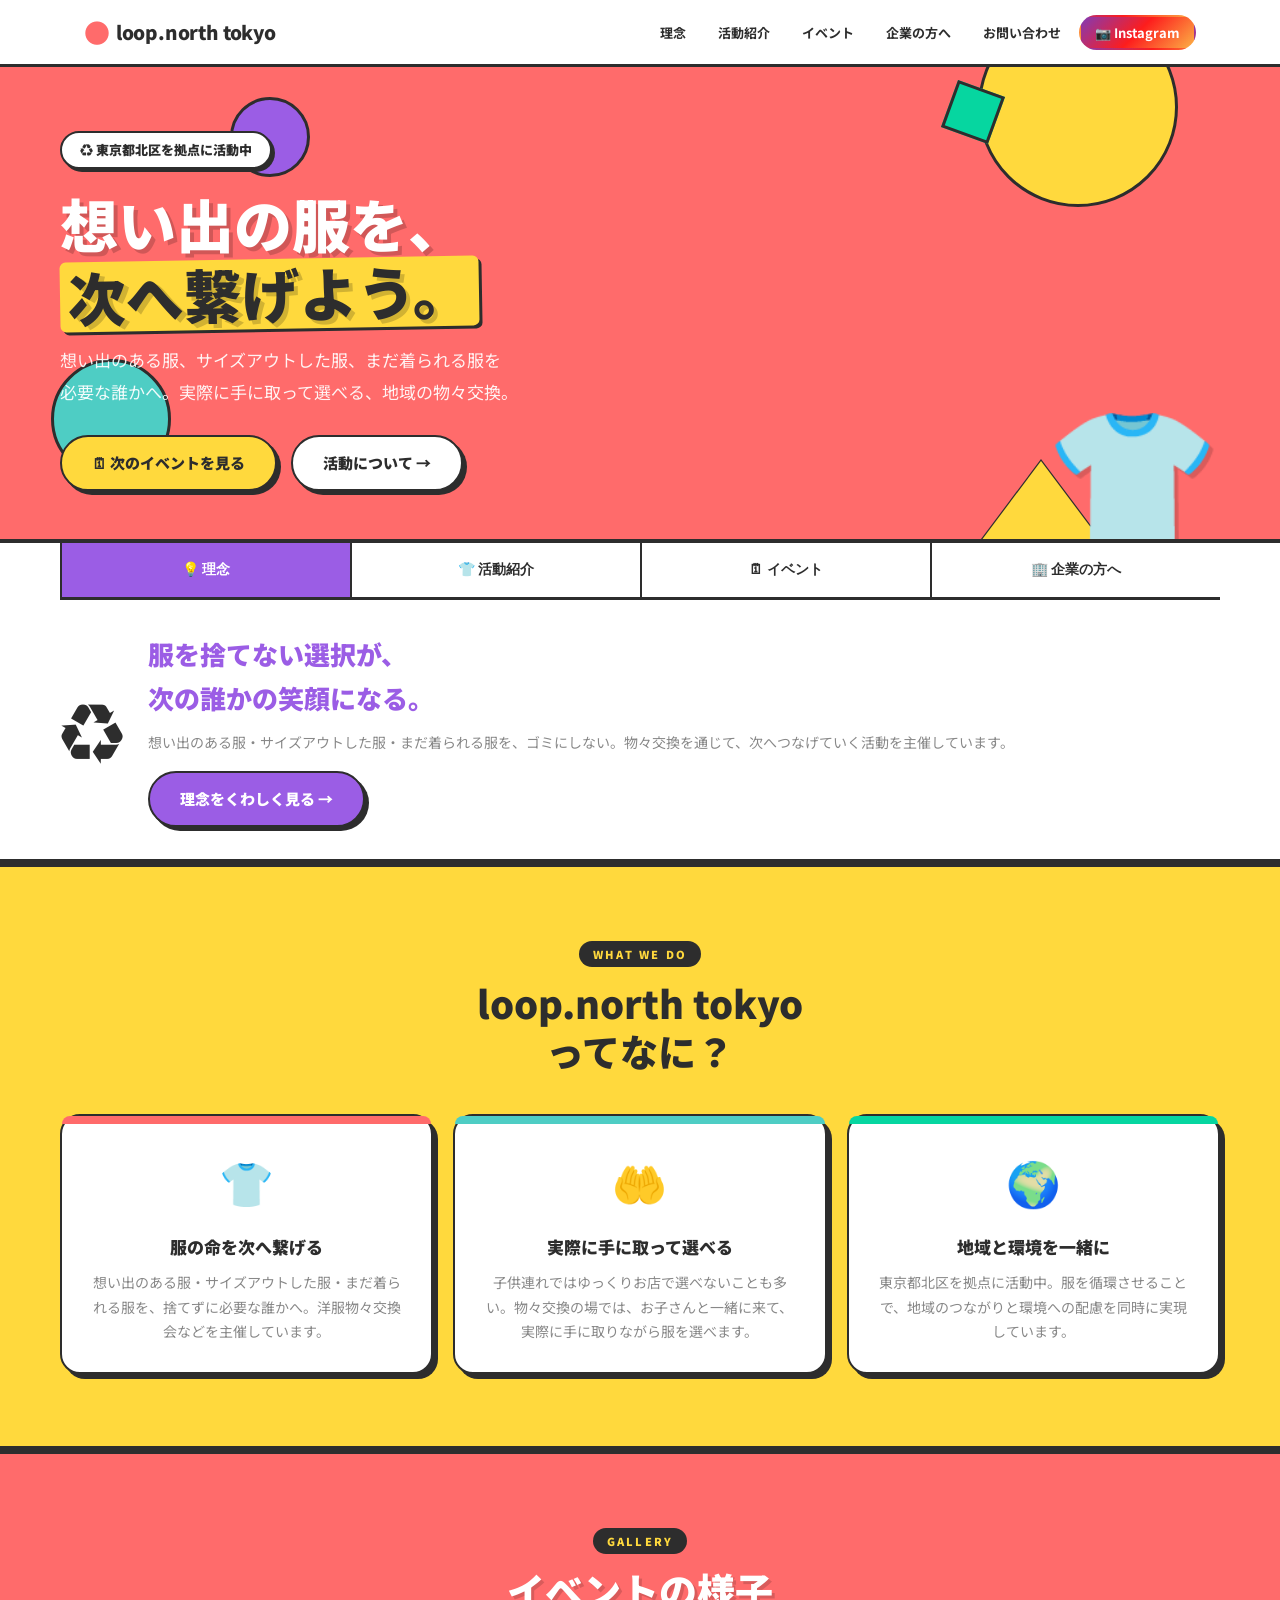
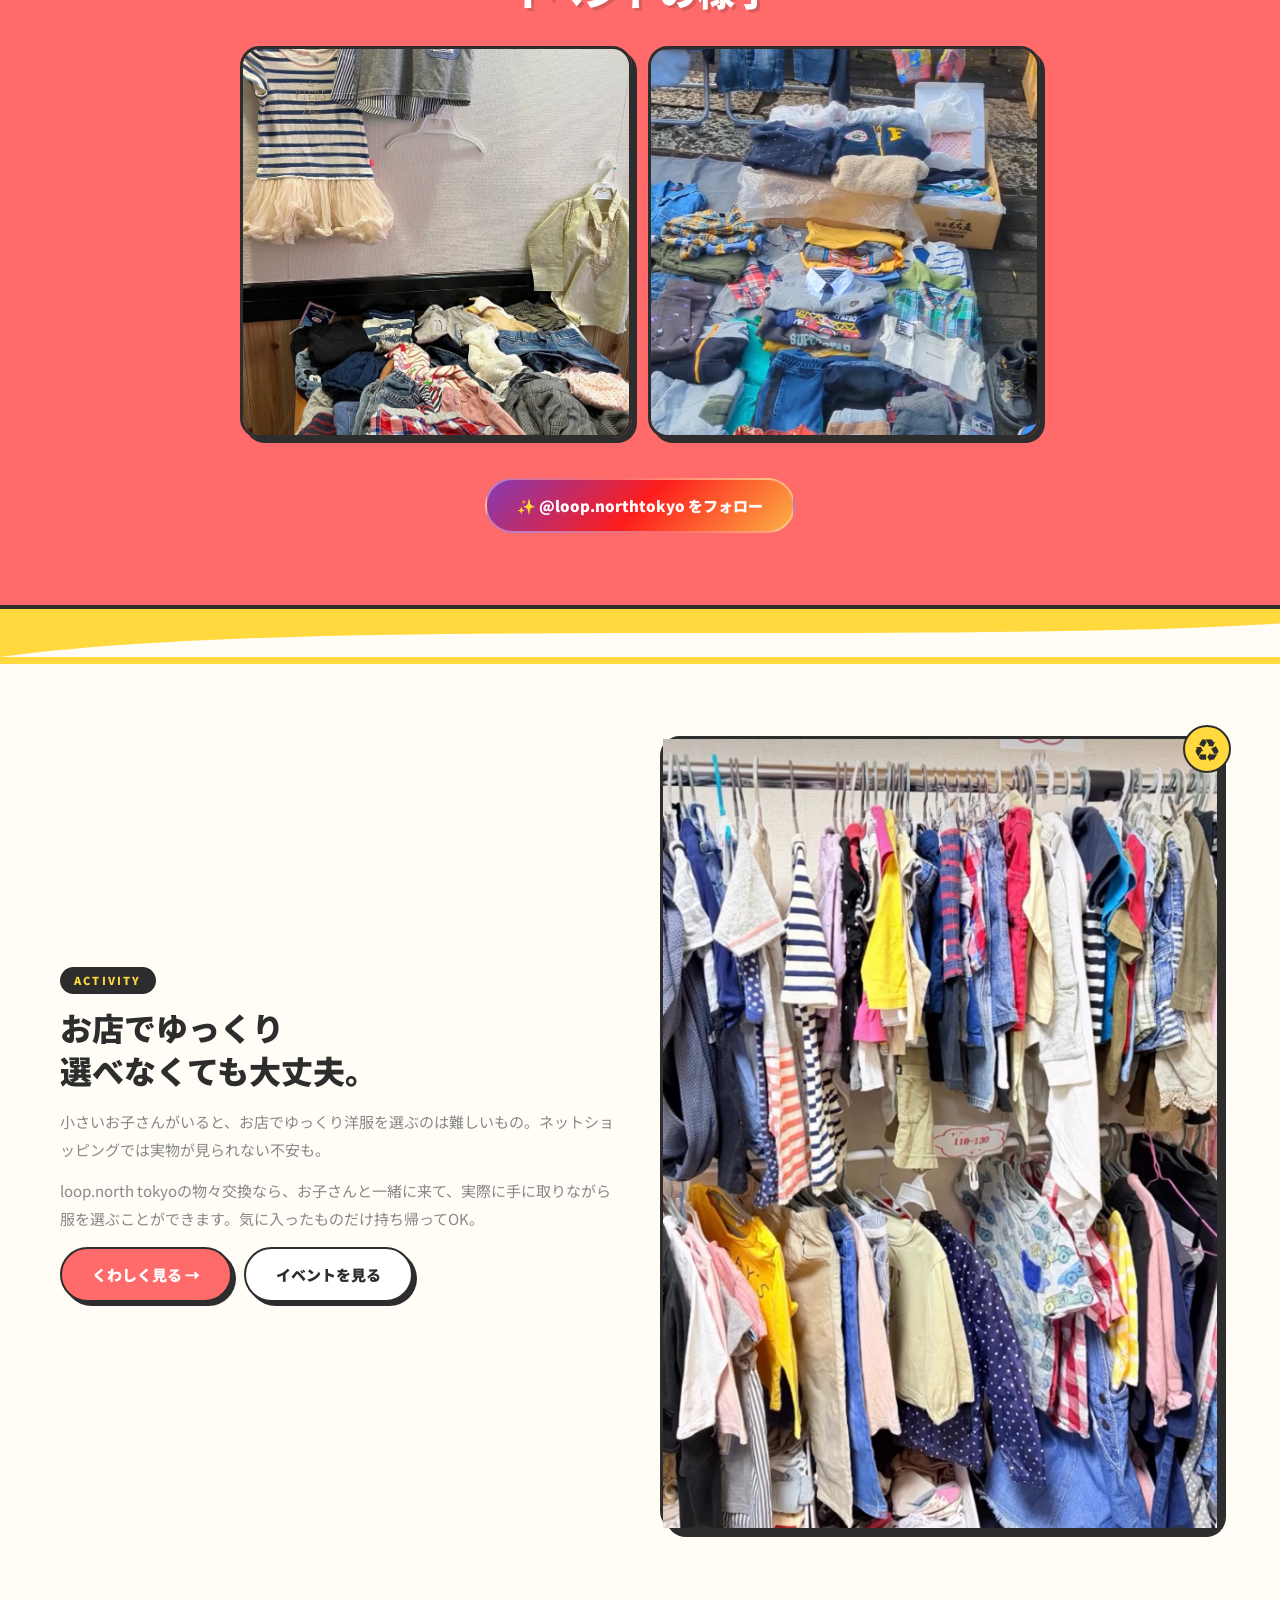
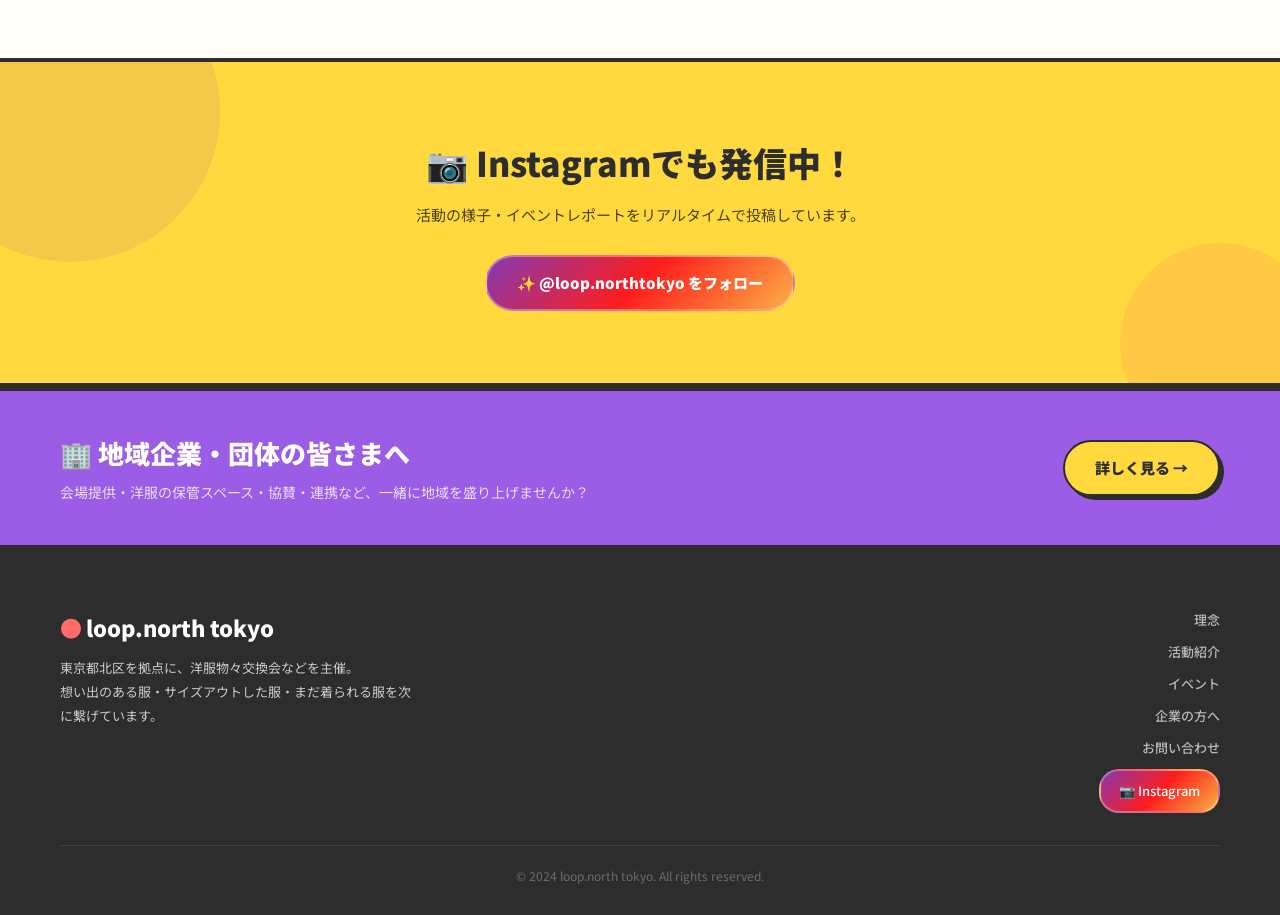
<file: index.html>
<!DOCTYPE html>
<html lang="ja">
<head>
  <meta charset="UTF-8">
  <meta name="viewport" content="width=device-width, initial-scale=1.0">
  <title>loop.north tokyo | 洋服物々交換コミュニティ</title>
  <meta name="description" content="loop.north tokyoは東京都北区を拠点に、想い出のある洋服・サイズアウトした洋服・まだ着られる服を次に繋げる物々交換活動を主催しています。">
  <link rel="preconnect" href="https://fonts.googleapis.com">
  <link href="https://fonts.googleapis.com/css2?family=Noto+Sans+JP:wght@400;500;700;900&display=swap" rel="stylesheet">
  <link rel="stylesheet" href="style.css">
  <style>
    .hero {
      background: var(--coral);
      border-bottom: 4px solid var(--dark);
      position: relative;
      overflow: hidden;
      padding: 64px 24px 0;
    }
    .hero .c1 { position:absolute;width:200px;height:200px;background:var(--yellow);border-radius:50%;top:-60px;right:8%;border:3px solid var(--dark); }
    .hero .c2 { position:absolute;width:120px;height:120px;background:var(--mint);border-radius:50%;bottom:60px;left:4%;border:3px solid var(--dark); }
    .hero .c3 { position:absolute;width:80px;height:80px;background:var(--purple);border-radius:50%;top:30px;left:18%;border:3px solid var(--dark); }
    .hero .tri { position:absolute;bottom:-2px;right:14%;width:0;height:0;border-left:60px solid transparent;border-right:60px solid transparent;border-bottom:80px solid var(--yellow);filter:drop-shadow(0 -2px 0 var(--dark)); }
    .hero .sq  { position:absolute;top:20px;right:22%;width:50px;height:50px;background:var(--green);border:3px solid var(--dark);transform:rotate(20deg); }

    .hero-inner {
      max-width:1160px;margin:0 auto;
      display:grid;grid-template-columns:1fr auto;
      gap:32px;align-items:flex-end;
      position:relative;z-index:1;
    }
    .hero-text { padding-bottom:48px; }
    .hero-kicker {
      display:inline-flex;align-items:center;gap:8px;
      background:var(--white);border:2.5px solid var(--dark);
      border-radius:40px;padding:6px 18px;
      font-size:13px;font-weight:900;color:var(--dark);
      margin-bottom:20px;box-shadow:3px 3px 0 var(--dark);
    }
    .hero h1 {
      font-size:clamp(30px,6vw,58px);font-weight:900;
      line-height:1.2;color:var(--white);
      text-shadow:4px 4px 0 rgba(0,0,0,.18);margin-bottom:16px;
    }
    .hero h1 .hl {
      background:var(--yellow);color:var(--dark);
      padding:0 8px;border-radius:6px;
      display:inline-block;transform:rotate(-1deg);
      box-shadow:3px 3px 0 var(--dark);
    }
    .hero-desc { font-size:clamp(14px,2vw,17px);color:rgba(255,255,255,.92);line-height:1.85;margin-bottom:28px;max-width:500px; }
    .hero-btns { display:flex;gap:14px;flex-wrap:wrap; }
    .hero-visual { display:flex;align-items:flex-end;justify-content:center;padding-bottom:0; }
    .hero-visual .big-emoji { font-size:clamp(80px,12vw,140px);line-height:1;filter:drop-shadow(4px 4px 0 rgba(0,0,0,.15));animation:bounce 2.4s ease-in-out infinite; }
    @keyframes bounce { 0%,100%{transform:translateY(0)} 50%{transform:translateY(-14px)} }

    /* タブバナー */
    .tab-banner { background:var(--white);border-bottom:4px solid var(--dark);padding:0 24px; }
    .tab-banner-inner { max-width:1160px;margin:0 auto; }
    .tabs-bar { border-radius:0;border:none;background:transparent;gap:0; }
    .tab-btn { padding:18px 12px;font-size:14px;border-right:2px solid var(--dark);border-radius:0;border-top:none;border-bottom:none;border-left:none; }
    .tab-btn:first-child { border-left:2px solid var(--dark); }
    .tab-panel { padding:32px 0;border-top:3px solid var(--dark); }
    .tab-panel-grid { display:grid;grid-template-columns:auto 1fr;gap:24px;align-items:center; }
    .tab-panel-icon { font-size:64px;text-align:center; }
    .tab-panel h3 { font-size:clamp(18px,3vw,26px);font-weight:900;margin-bottom:10px; }
    .tab-panel p  { font-size:14px;color:var(--muted);line-height:1.8;margin-bottom:16px; }

    /* 特徴 */
    .features-section { background:var(--yellow);border-top:4px solid var(--dark);border-bottom:4px solid var(--dark); }
    .feature-card { text-align:center; }
    .feature-card .card-top { height:8px;border-radius:var(--radius) var(--radius) 0 0;margin:-28px -28px 20px; }
    .feature-icon { font-size:44px;margin-bottom:14px;display:block; }
    .feature-card h3 { font-size:17px;font-weight:900;margin-bottom:8px; }
    .feature-card p  { font-size:14px;color:var(--muted);line-height:1.75; }

    /* 活動紹介 */
    .activity-section { background:var(--bg); }
    .activity-grid { display:grid;grid-template-columns:1fr 1fr;gap:40px;align-items:center; }
    .activity-text h2 { font-size:clamp(22px,4vw,32px);font-weight:900;line-height:1.35;margin-bottom:16px; }
    .activity-text p  { font-size:15px;color:var(--muted);line-height:1.85;margin-bottom:14px; }
    .activity-visual {
      background:var(--mint);border:3px solid var(--dark);
      border-radius:var(--radius);box-shadow:6px 6px 0 var(--dark);
      padding:40px;text-align:center;font-size:64px;line-height:1.6;
      position:relative;
    }
    .activity-visual::before { content:'♻️';position:absolute;font-size:24px;top:-14px;right:-14px;background:var(--yellow);width:44px;height:44px;border-radius:50%;display:flex;align-items:center;justify-content:center;border:2.5px solid var(--dark); }

    /* Instagram */
    .ig-section { background:var(--yellow);border-top:4px solid var(--dark);border-bottom:4px solid var(--dark);padding:72px 24px;text-align:center;position:relative;overflow:hidden; }
    .ig-section::before { content:'';position:absolute;width:300px;height:300px;background:rgba(131,58,180,.1);border-radius:50%;top:-100px;left:-80px; }
    .ig-section::after  { content:'';position:absolute;width:200px;height:200px;background:rgba(255,107,107,.15);border-radius:50%;bottom:-60px;right:-40px; }
    .ig-section h2 { font-size:clamp(22px,4vw,34px);font-weight:900;color:var(--dark);margin-bottom:10px;position:relative;z-index:1; }
    .ig-section p  { font-size:15px;color:rgba(0,0,0,.7);margin-bottom:28px;position:relative;z-index:1; }
    .btn-ig { display:inline-flex;align-items:center;gap:10px;background:linear-gradient(135deg,#833ab4,#fd1d1d,#fcb045);color:var(--white);font-weight:900;font-size:16px;padding:16px 36px;border-radius:40px;border:3px solid rgba(255,255,255,.4);transition:all .2s;position:relative;z-index:1;box-shadow:0 6px 24px rgba(0,0,0,.3); }
    .btn-ig:hover { transform:translateY(-3px);box-shadow:0 10px 32px rgba(0,0,0,.4);opacity:1; }

    /* スポンサーストリップ */
    .sponsor-strip { background:var(--purple);border-top:4px solid var(--dark);border-bottom:4px solid var(--dark);padding:40px 24px; }
    .sponsor-strip-inner { max-width:1160px;margin:0 auto;display:flex;align-items:center;justify-content:space-between;gap:24px;flex-wrap:wrap; }
    .sponsor-strip h3 { font-size:clamp(18px,3vw,26px);font-weight:900;color:var(--white);margin-bottom:6px; }
    .sponsor-strip p  { font-size:14px;color:rgba(255,255,255,.8); }

    @media (max-width:768px) {
      .hero-inner { grid-template-columns:1fr; }
      .hero-visual { display:none; }
      .activity-grid { grid-template-columns:1fr; }
      .tab-panel-grid { grid-template-columns:1fr; }
      .tab-panel-icon { display:none; }
    }
  </style>
</head>
<body>

<header>
  <div class="header-inner">
    <a href="index.html" class="logo"><span class="logo-dot">●</span>loop.north tokyo</a>
    <nav><ul>
      <li><a href="about.html">理念</a></li>
      <li><a href="activity.html">活動紹介</a></li>
      <li><a href="events.html">イベント</a></li>
      <li><a href="sponsor.html">企業の方へ</a></li>
      <li><a href="contact.html">お問い合わせ</a></li>
      <li><a href="https://www.instagram.com/loop.northtokyo/" target="_blank" rel="noopener" class="nav-ig">📷 Instagram</a></li>
    </ul></nav>
    <button class="hamburger" aria-label="メニュー"><span></span><span></span><span></span></button>
  </div>
  <div class="mobile-nav"><ul>
    <li><a href="about.html">理念</a></li>
    <li><a href="activity.html">活動紹介</a></li>
    <li><a href="events.html">イベント</a></li>
    <li><a href="sponsor.html">企業の方へ</a></li>
    <li><a href="contact.html">お問い合わせ</a></li>
    <li><a href="https://www.instagram.com/loop.northtokyo/" target="_blank" rel="noopener">📷 Instagram</a></li>
  </ul></div>
</header>

<!-- ヒーローバナー -->
<div class="hero">
  <div class="c1"></div><div class="c2"></div><div class="c3"></div>
  <div class="sq"></div><div class="tri"></div>
  <div class="hero-inner">
    <div class="hero-text fade-up">
      <div class="hero-kicker">♻️ 東京都北区を拠点に活動中</div>
      <h1>想い出の服を、<br><span class="hl">次へ繋げよう。</span></h1>
      <p class="hero-desc">
        想い出のある服、サイズアウトした服、まだ着られる服を<br>
        必要な誰かへ。実際に手に取って選べる、地域の物々交換。
      </p>
      <div class="hero-btns">
        <a href="events.html" class="btn btn-yellow">🗓 次のイベントを見る</a>
        <a href="activity.html" class="btn btn-outline">活動について →</a>
      </div>
    </div>
    <div class="hero-visual fade-up d2">
      <div class="big-emoji">👕</div>
    </div>
  </div>
</div>

<!-- タブバナー -->
<div class="tab-banner">
  <div class="tab-banner-inner">
    <div class="tabs-bar" role="tablist">
      <button class="tab-btn t-nen active" onclick="switchTab('nen',this)" role="tab">💡 理念</button>
      <button class="tab-btn t-act"        onclick="switchTab('act',this)" role="tab">👕 活動紹介</button>
      <button class="tab-btn t-ev"         onclick="switchTab('ev', this)" role="tab">🗓 イベント</button>
      <button class="tab-btn t-biz"        onclick="switchTab('biz',this)" role="tab">🏢 企業の方へ</button>
    </div>

    <div class="tab-content active tab-panel" id="tab-nen">
      <div class="tab-panel-grid">
        <div class="tab-panel-icon">♻️</div>
        <div>
          <h3 style="color:var(--purple)">服を捨てない選択が、<br>次の誰かの笑顔になる。</h3>
          <p>想い出のある服・サイズアウトした服・まだ着られる服を、ゴミにしない。物々交換を通じて、次へつなげていく活動を主催しています。</p>
          <a href="about.html" class="btn btn-purple">理念をくわしく見る →</a>
        </div>
      </div>
    </div>

    <div class="tab-content tab-panel" id="tab-act">
      <div class="tab-panel-grid">
        <div class="tab-panel-icon">👗</div>
        <div>
          <h3 style="color:var(--coral)">お店でゆっくり選べない、<br>そんなパパ・ママへ。</h3>
          <p>子供が小さいとお店でゆっくり洋服を見られないことも。loop.north tokyoの物々交換なら、お子さんと一緒に来て、実際に手に取りながら服を選べます。</p>
          <a href="activity.html" class="btn btn-coral">活動をくわしく見る →</a>
        </div>
      </div>
    </div>

    <div class="tab-content tab-panel" id="tab-ev">
      <div class="tab-panel-grid">
        <div class="tab-panel-icon">📅</div>
        <div>
          <h3 style="color:var(--mint)">Googleカレンダーと連携して<br>最新情報をお届け！</h3>
          <p>イベントページで開催日・場所を確認できます。急な変更はInstagramでもお知らせします。フォローしておくと便利です。</p>
          <div style="display:flex;gap:12px;flex-wrap:wrap;">
            <a href="events.html" class="btn btn-mint">イベント情報を見る →</a>
            <a href="https://www.instagram.com/loop.northtokyo/" target="_blank" rel="noopener" class="btn-ig-grad">✨ @loop.northtokyo</a>
          </div>
        </div>
      </div>
    </div>

    <div class="tab-content tab-panel" id="tab-biz">
      <div class="tab-panel-grid">
        <div class="tab-panel-icon">🤝</div>
        <div>
          <h3 style="color:#b08900">地域の子育て家庭と、<br>つながりませんか。</h3>
          <p>会場提供・洋服の保管スペース提供・協賛・共同PRなど、地域企業・団体の皆さまとの連携を歓迎しています。SDGs・ESGのPRにもつながります。</p>
          <a href="sponsor.html" class="btn btn-yellow">企業向けページを見る →</a>
        </div>
      </div>
    </div>
  </div>
</div>

<!-- 3つの特徴 -->
<section class="features-section">
  <div class="section-inner">
    <div class="text-center" style="margin-bottom:40px">
      <span class="section-label fade-up">WHAT WE DO</span>
      <h2 class="section-title fade-up d1">loop.north tokyo<br>ってなに？</h2>
    </div>
    <div class="card-grid">
      <div class="card feature-card fade-up d1">
        <div class="card-top" style="background:var(--coral)"></div>
        <span class="feature-icon">👕</span>
        <h3>服の命を次へ繋げる</h3>
        <p>想い出のある服・サイズアウトした服・まだ着られる服を、捨てずに必要な誰かへ。洋服物々交換会などを主催しています。</p>
      </div>
      <div class="card feature-card fade-up d2">
        <div class="card-top" style="background:var(--mint)"></div>
        <span class="feature-icon">🤲</span>
        <h3>実際に手に取って選べる</h3>
        <p>子供連れではゆっくりお店で選べないことも多い。物々交換の場では、お子さんと一緒に来て、実際に手に取りながら服を選べます。</p>
      </div>
      <div class="card feature-card fade-up d3">
        <div class="card-top" style="background:var(--green)"></div>
        <span class="feature-icon">🌍</span>
        <h3>地域と環境を一緒に</h3>
        <p>東京都北区を拠点に活動中。服を循環させることで、地域のつながりと環境への配慮を同時に実現しています。</p>
      </div>
    </div>
  </div>
</section>

<!-- 写真ギャラリー -->
<section style="background:var(--coral);border-top:4px solid var(--dark);border-bottom:4px solid var(--dark);">
  <div class="section-inner">
    <div class="text-center" style="margin-bottom:32px;">
      <span class="section-label fade-up">GALLERY</span>
      <h2 class="section-title fade-up d1" style="color:var(--white);text-shadow:3px 3px 0 rgba(0,0,0,.15);">イベントの様子</h2>
    </div>
    <div style="display:grid;grid-template-columns:repeat(2,1fr);gap:16px;max-width:800px;margin:0 auto;">
      <div class="fade-up d1" style="border:3px solid var(--dark);border-radius:var(--radius);box-shadow:5px 5px 0 var(--dark);overflow:hidden;aspect-ratio:1/1;">
        <img src="imgkatudo/IMG_5477.PNG" alt="イベントの様子" style="width:100%;height:100%;object-fit:cover;display:block;">
      </div>
      <div class="fade-up d2" style="border:3px solid var(--dark);border-radius:var(--radius);box-shadow:5px 5px 0 var(--dark);overflow:hidden;aspect-ratio:1/1;">
        <img src="imgkatudo/IMG_5478.PNG" alt="イベントの様子" style="width:100%;height:100%;object-fit:cover;display:block;">
      </div>
    </div>
    <div class="text-center mt-40 fade-up d4">
      <a href="https://www.instagram.com/loop.northtokyo/" target="_blank" rel="noopener" class="btn-ig-grad">✨ @loop.northtokyo をフォロー</a>
    </div>
  </div>
</section>

<!-- 波 -->
<div style="background:var(--yellow)"><svg viewBox="0 0 1440 48" preserveAspectRatio="none" height="48"><path d="M0,48 C360,0 1080,48 1440,0 L1440,48 Z" fill="#FFFDF5"/></svg></div>

<!-- 活動紹介 -->
<section class="activity-section">
  <div class="section-inner">
    <div class="activity-grid">
      <div class="activity-text">
        <span class="section-label fade-up">ACTIVITY</span>
        <h2 class="fade-up d1">お店でゆっくり<br>選べなくても大丈夫。</h2>
        <p class="fade-up d2">小さいお子さんがいると、お店でゆっくり洋服を選ぶのは難しいもの。ネットショッピングでは実物が見られない不安も。</p>
        <p class="fade-up d2">loop.north tokyoの物々交換なら、お子さんと一緒に来て、実際に手に取りながら服を選ぶことができます。気に入ったものだけ持ち帰ってOK。</p>
        <div style="display:flex;gap:12px;flex-wrap:wrap;" class="fade-up d3">
          <a href="activity.html" class="btn btn-coral">くわしく見る →</a>
          <a href="events.html" class="btn btn-outline">イベントを見る</a>
        </div>
      </div>
      <div class="activity-visual fade-up d2" style="padding:0;font-size:0;">
        <img src="imgkatudo/IMG_5474.PNG" alt="イベントの様子" style="width:100%;height:100%;object-fit:cover;display:block;">
      </div>
    </div>
  </div>
</section>

<!-- 波 -->
<div style="background:var(--bg)"><svg viewBox="0 0 1440 48" preserveAspectRatio="none" height="48"><path d="M0,0 C360,48 1080,0 1440,48 L1440,0 Z" fill="#FFFDF5"/></svg></div>

<!-- Instagram -->
<section class="ig-section">
  <h2 class="fade-up">📷 Instagramでも発信中！</h2>
  <p class="fade-up d1">活動の様子・イベントレポートをリアルタイムで投稿しています。</p>
  <a href="https://www.instagram.com/loop.northtokyo/" target="_blank" rel="noopener" class="btn-ig-grad fade-up d2">✨ @loop.northtokyo をフォロー</a>
</section>

<!-- 企業向けストリップ -->
<div class="sponsor-strip">
  <div class="sponsor-strip-inner">
    <div class="fade-up">
      <h3>🏢 地域企業・団体の皆さまへ</h3>
      <p>会場提供・洋服の保管スペース・協賛・連携など、一緒に地域を盛り上げませんか？</p>
    </div>
    <a href="sponsor.html" class="btn btn-yellow fade-up d1">詳しく見る →</a>
  </div>
</div>

<footer>
  <div class="footer-inner">
    <div>
      <div class="footer-logo"><span class="dot">●</span> loop.north tokyo</div>
      <p class="footer-desc">東京都北区を拠点に、洋服物々交換会などを主催。<br>想い出のある服・サイズアウトした服・まだ着られる服を次に繋げています。</p>
    </div>
    <div class="footer-links">
      <a href="about.html">理念</a>
      <a href="activity.html">活動紹介</a>
      <a href="events.html">イベント</a>
      <a href="sponsor.html">企業の方へ</a>
      <a href="contact.html">お問い合わせ</a>
      <a href="https://www.instagram.com/loop.northtokyo/" target="_blank" rel="noopener" class="footer-ig">📷 Instagram</a>
    </div>
  </div>
  <p class="footer-copy">© 2024 loop.north tokyo. All rights reserved.</p>
</footer>

<script src="script.js"></script>
<script>
function switchTab(id, btn) {
  document.querySelectorAll('.tab-content').forEach(el => el.classList.remove('active'));
  document.getElementById('tab-' + id).classList.add('active');
  document.querySelectorAll('.tab-btn').forEach(el => el.classList.remove('active'));
  btn.classList.add('active');
}
</script>
</body>
</html>
</file>
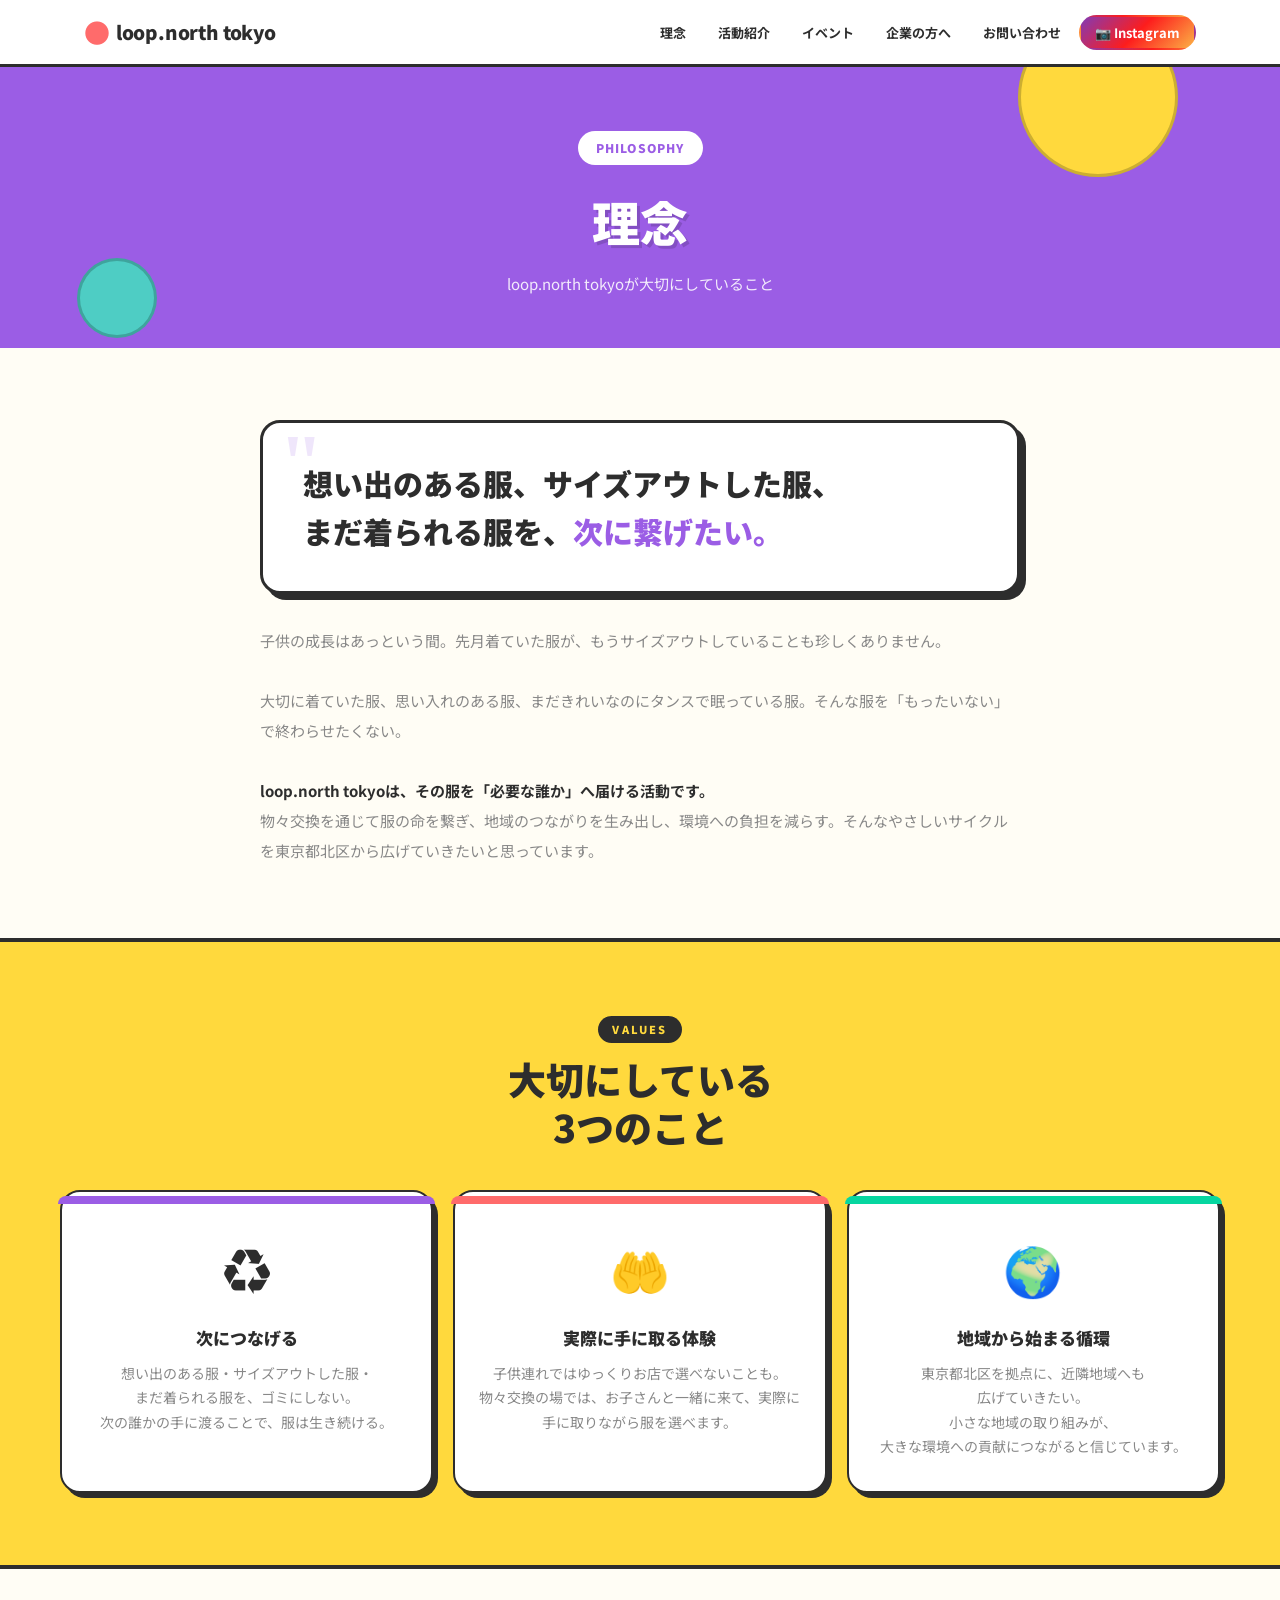
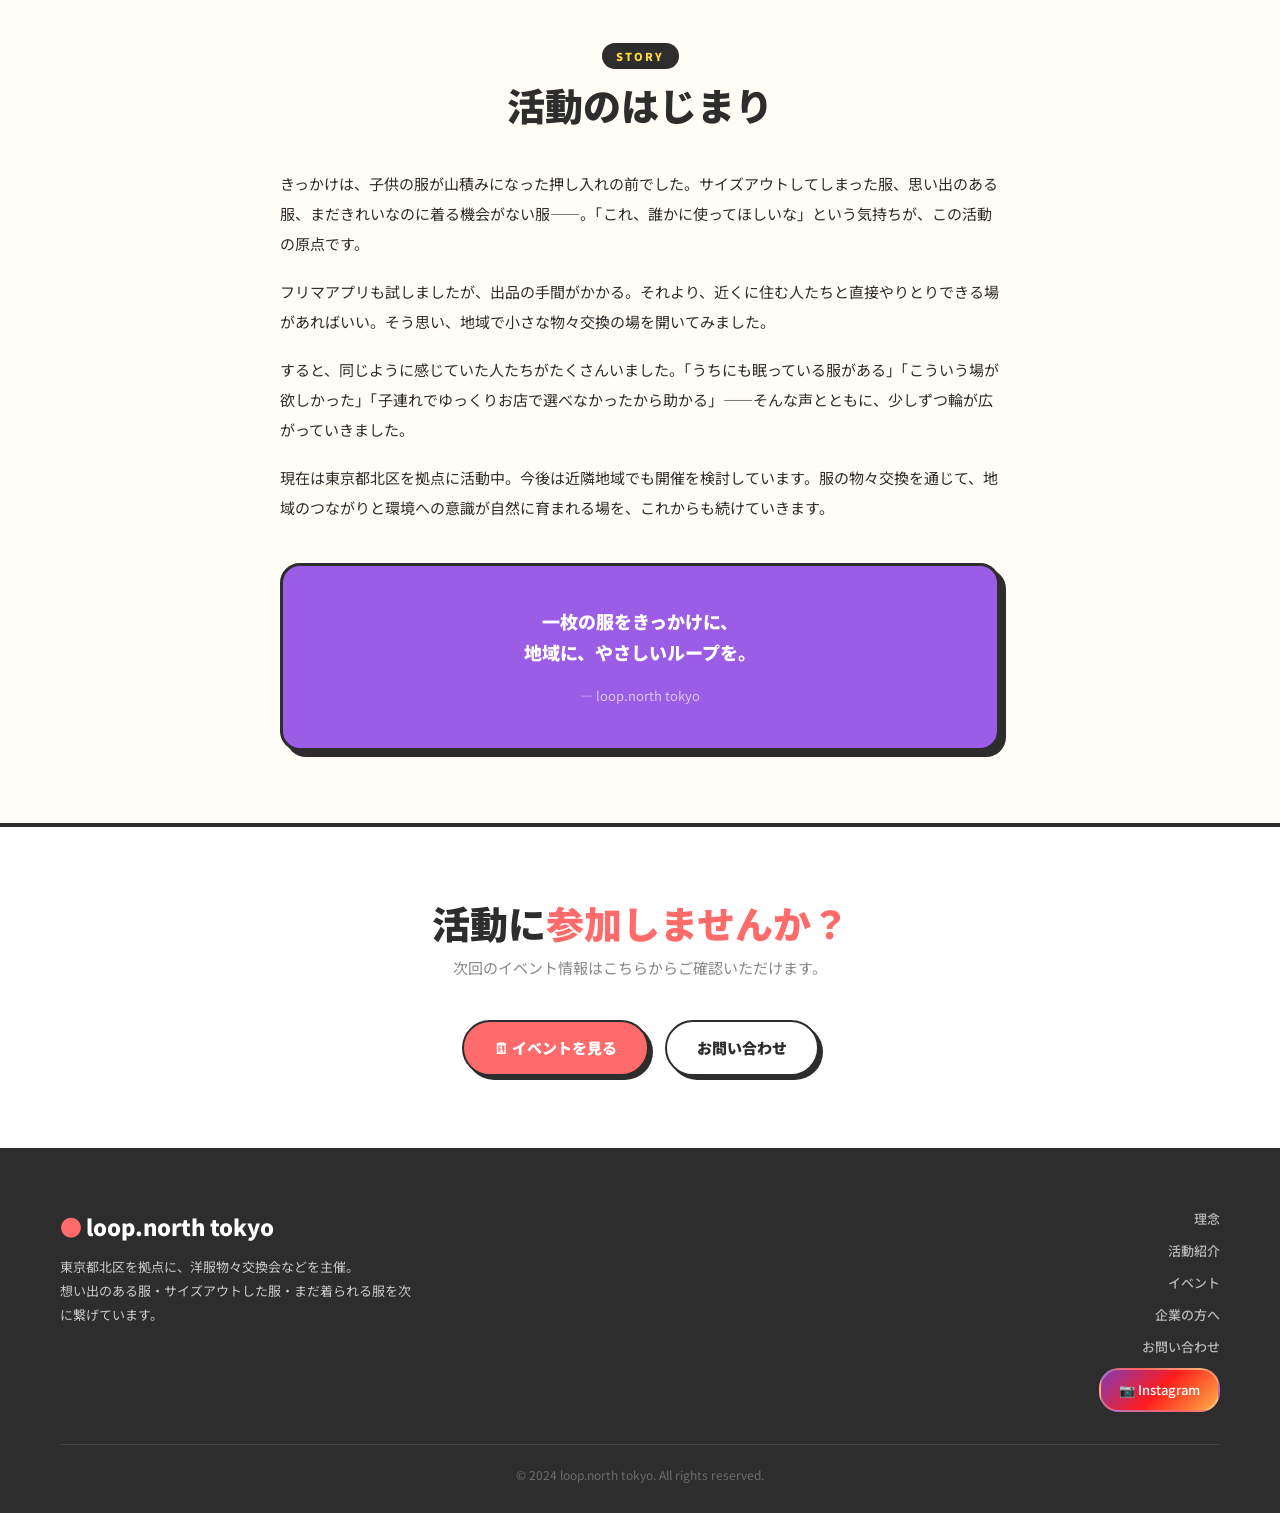
<file: about.html>
<!DOCTYPE html>
<html lang="ja">
<head>
  <meta charset="UTF-8">
  <meta name="viewport" content="width=device-width, initial-scale=1.0">
  <title>理念 | loop.north tokyo</title>
  <link rel="preconnect" href="https://fonts.googleapis.com">
  <link href="https://fonts.googleapis.com/css2?family=Noto+Sans+JP:wght@400;500;700;900&display=swap" rel="stylesheet">
  <link rel="stylesheet" href="style.css">
  <style>
    .page-hero-wrap { background:var(--purple);position:relative;overflow:hidden;padding:64px 24px 52px;text-align:center; }
    .page-hero-wrap .deco1 { position:absolute;width:160px;height:160px;background:var(--yellow);border-radius:50%;top:-50px;right:8%;border:3px solid rgba(0,0,0,.2); }
    .page-hero-wrap .deco2 { position:absolute;width:80px;height:80px;background:var(--mint);border-radius:50%;bottom:10px;left:6%;border:3px solid rgba(0,0,0,.2); }
    .kicker { display:inline-block;background:var(--white);color:var(--purple);font-size:12px;font-weight:900;padding:5px 16px;border-radius:20px;border:2px solid rgba(255,255,255,.5);margin-bottom:16px;letter-spacing:.1em; }

    .big-quote {
      background:var(--white);border:3px solid var(--dark);
      border-radius:var(--radius);box-shadow:6px 6px 0 var(--dark);
      padding:36px 40px;font-size:clamp(20px,3.5vw,30px);
      font-weight:900;line-height:1.6;position:relative;margin-bottom:32px;
    }
    .big-quote .q-mark { font-size:80px;color:var(--purple);opacity:.15;position:absolute;top:0;left:16px;line-height:1;font-family:Georgia,serif; }
    .big-quote .hl { color:var(--purple); }

    .value-grid { display:grid;grid-template-columns:repeat(auto-fit,minmax(260px,1fr));gap:20px;margin-top:40px; }
    .value-card { text-align:center;padding:32px 24px; }
    .value-card .top-bar { height:8px;margin:-28px -28px 24px;border-radius:var(--radius) var(--radius) 0 0; }
    .value-icon { font-size:48px;margin-bottom:14px;display:block; }
    .value-card h3 { font-size:17px;font-weight:900;margin-bottom:8px; }
    .value-card p  { font-size:14px;color:var(--muted);line-height:1.75; }

    .story-body { max-width:720px;margin:0 auto; }
    .story-body p { font-size:15px;line-height:2;margin-bottom:18px;color:var(--text); }

    .message-box {
      background:var(--purple);border:3px solid var(--dark);
      border-radius:var(--radius);box-shadow:6px 6px 0 var(--dark);
      padding:40px;text-align:center;margin-top:40px;
    }
    .message-box p   { font-size:18px;font-weight:900;color:var(--white);line-height:1.75;margin-bottom:12px; }
    .message-box .sig { font-size:13px;color:rgba(255,255,255,.65);font-weight:400; }

    @media (max-width:600px) {
      .big-quote { padding:28px 24px; }
      .message-box { padding:28px 20px; }
    }
  </style>
</head>
<body>

<header>
  <div class="header-inner">
    <a href="index.html" class="logo"><span class="logo-dot">●</span>loop.north tokyo</a>
    <nav><ul>
      <li><a href="about.html">理念</a></li>
      <li><a href="activity.html">活動紹介</a></li>
      <li><a href="events.html">イベント</a></li>
      <li><a href="sponsor.html">企業の方へ</a></li>
      <li><a href="contact.html">お問い合わせ</a></li>
      <li><a href="https://www.instagram.com/loop.northtokyo/" target="_blank" rel="noopener" class="nav-ig">📷 Instagram</a></li>
    </ul></nav>
    <button class="hamburger" aria-label="メニュー"><span></span><span></span><span></span></button>
  </div>
  <div class="mobile-nav"><ul>
    <li><a href="about.html">理念</a></li>
    <li><a href="activity.html">活動紹介</a></li>
    <li><a href="events.html">イベント</a></li>
    <li><a href="sponsor.html">企業の方へ</a></li>
    <li><a href="contact.html">お問い合わせ</a></li>
    <li><a href="https://www.instagram.com/loop.northtokyo/" target="_blank" rel="noopener">📷 Instagram</a></li>
  </ul></div>
</header>

<div class="page-hero-wrap">
  <div class="deco1"></div><div class="deco2"></div>
  <div style="position:relative;z-index:1;">
    <div class="kicker">PHILOSOPHY</div>
    <h1 style="font-size:clamp(28px,6vw,48px);font-weight:900;color:var(--white);text-shadow:3px 3px 0 rgba(0,0,0,.15);margin-bottom:8px;">理念</h1>
    <p style="color:rgba(255,255,255,.88);font-size:15px;">loop.north tokyoが大切にしていること</p>
  </div>
</div>

<!-- メインメッセージ -->
<section style="background:var(--bg);">
  <div class="section-inner">
    <div style="max-width:760px;margin:0 auto;">
      <div class="big-quote fade-up">
        <span class="q-mark">"</span>
        想い出のある服、サイズアウトした服、<br>
        まだ着られる服を、<span class="hl">次に繋げたい。</span>
      </div>
      <p class="fade-up d1" style="font-size:15px;line-height:2;color:var(--muted);">
        子供の成長はあっという間。先月着ていた服が、もうサイズアウトしていることも珍しくありません。<br><br>
        大切に着ていた服、思い入れのある服、まだきれいなのにタンスで眠っている服。そんな服を「もったいない」で終わらせたくない。<br><br>
        <strong style="color:var(--text);">loop.north tokyoは、その服を「必要な誰か」へ届ける活動です。</strong><br>
        物々交換を通じて服の命を繋ぎ、地域のつながりを生み出し、環境への負担を減らす。そんなやさしいサイクルを東京都北区から広げていきたいと思っています。
      </p>
    </div>
  </div>
</section>

<!-- 3つの価値観 -->
<section style="background:var(--yellow);border-top:4px solid var(--dark);border-bottom:4px solid var(--dark);">
  <div class="section-inner">
    <div class="text-center" style="margin-bottom:16px;">
      <span class="section-label fade-up">VALUES</span>
      <h2 class="section-title fade-up d1">大切にしている<br>3つのこと</h2>
    </div>
    <div class="value-grid">
      <div class="card value-card fade-up d1">
        <div class="top-bar" style="background:var(--purple);"></div>
        <span class="value-icon">♻️</span>
        <h3>次につなげる</h3>
        <p>想い出のある服・サイズアウトした服・<br>まだ着られる服を、ゴミにしない。<br>次の誰かの手に渡ることで、服は生き続ける。</p>
      </div>
      <div class="card value-card fade-up d2">
        <div class="top-bar" style="background:var(--coral);"></div>
        <span class="value-icon">🤲</span>
        <h3>実際に手に取る体験</h3>
        <p>子供連れではゆっくりお店で選べないことも。物々交換の場では、お子さんと一緒に来て、実際に手に取りながら服を選べます。</p>
      </div>
      <div class="card value-card fade-up d3">
        <div class="top-bar" style="background:var(--green);"></div>
        <span class="value-icon">🌍</span>
        <h3>地域から始まる循環</h3>
        <p>東京都北区を拠点に、近隣地域へも<br>広げていきたい。<br>小さな地域の取り組みが、<br>大きな環境への貢献につながると信じています。</p>
      </div>
    </div>
  </div>
</section>

<!-- ストーリー -->
<section style="background:var(--bg);">
  <div class="section-inner">
    <div class="text-center" style="margin-bottom:40px;">
      <span class="section-label fade-up">STORY</span>
      <h2 class="section-title fade-up d1">活動のはじまり</h2>
    </div>
    <div class="story-body">
      <p class="fade-up d1">きっかけは、子供の服が山積みになった押し入れの前でした。サイズアウトしてしまった服、思い出のある服、まだきれいなのに着る機会がない服——。「これ、誰かに使ってほしいな」という気持ちが、この活動の原点です。</p>
      <p class="fade-up d2">フリマアプリも試しましたが、出品の手間がかかる。それより、近くに住む人たちと直接やりとりできる場があればいい。そう思い、地域で小さな物々交換の場を開いてみました。</p>
      <p class="fade-up d3">すると、同じように感じていた人たちがたくさんいました。「うちにも眠っている服がある」「こういう場が欲しかった」「子連れでゆっくりお店で選べなかったから助かる」——そんな声とともに、少しずつ輪が広がっていきました。</p>
      <p class="fade-up d4">現在は東京都北区を拠点に活動中。今後は近隣地域でも開催を検討しています。服の物々交換を通じて、地域のつながりと環境への意識が自然に育まれる場を、これからも続けていきます。</p>
      <div class="message-box fade-up d4">
        <p>一枚の服をきっかけに、<br>地域に、やさしいループを。</p>
        <span class="sig">— loop.north tokyo</span>
      </div>
    </div>
  </div>
</section>

<!-- CTA -->
<section style="background:var(--white);border-top:4px solid var(--dark);text-align:center;">
  <div class="section-inner">
    <h2 class="section-title fade-up">活動に<span style="color:var(--coral)">参加しませんか？</span></h2>
    <p class="section-lead fade-up d1">次回のイベント情報はこちらからご確認いただけます。</p>
    <div style="display:flex;gap:16px;justify-content:center;flex-wrap:wrap;" class="fade-up d2">
      <a href="events.html" class="btn btn-coral">🗓 イベントを見る</a>
      <a href="contact.html" class="btn btn-outline">お問い合わせ</a>
    </div>
  </div>
</section>

<footer>
  <div class="footer-inner">
    <div>
      <div class="footer-logo"><span class="dot">●</span> loop.north tokyo</div>
      <p class="footer-desc">東京都北区を拠点に、洋服物々交換会などを主催。<br>想い出のある服・サイズアウトした服・まだ着られる服を次に繋げています。</p>
    </div>
    <div class="footer-links">
      <a href="about.html">理念</a><a href="activity.html">活動紹介</a>
      <a href="events.html">イベント</a><a href="sponsor.html">企業の方へ</a>
      <a href="contact.html">お問い合わせ</a>
      <a href="https://www.instagram.com/loop.northtokyo/" target="_blank" rel="noopener" class="footer-ig">📷 Instagram</a>
    </div>
  </div>
  <p class="footer-copy">© 2024 loop.north tokyo. All rights reserved.</p>
</footer>
<script src="script.js"></script>
</body>
</html>
</file>
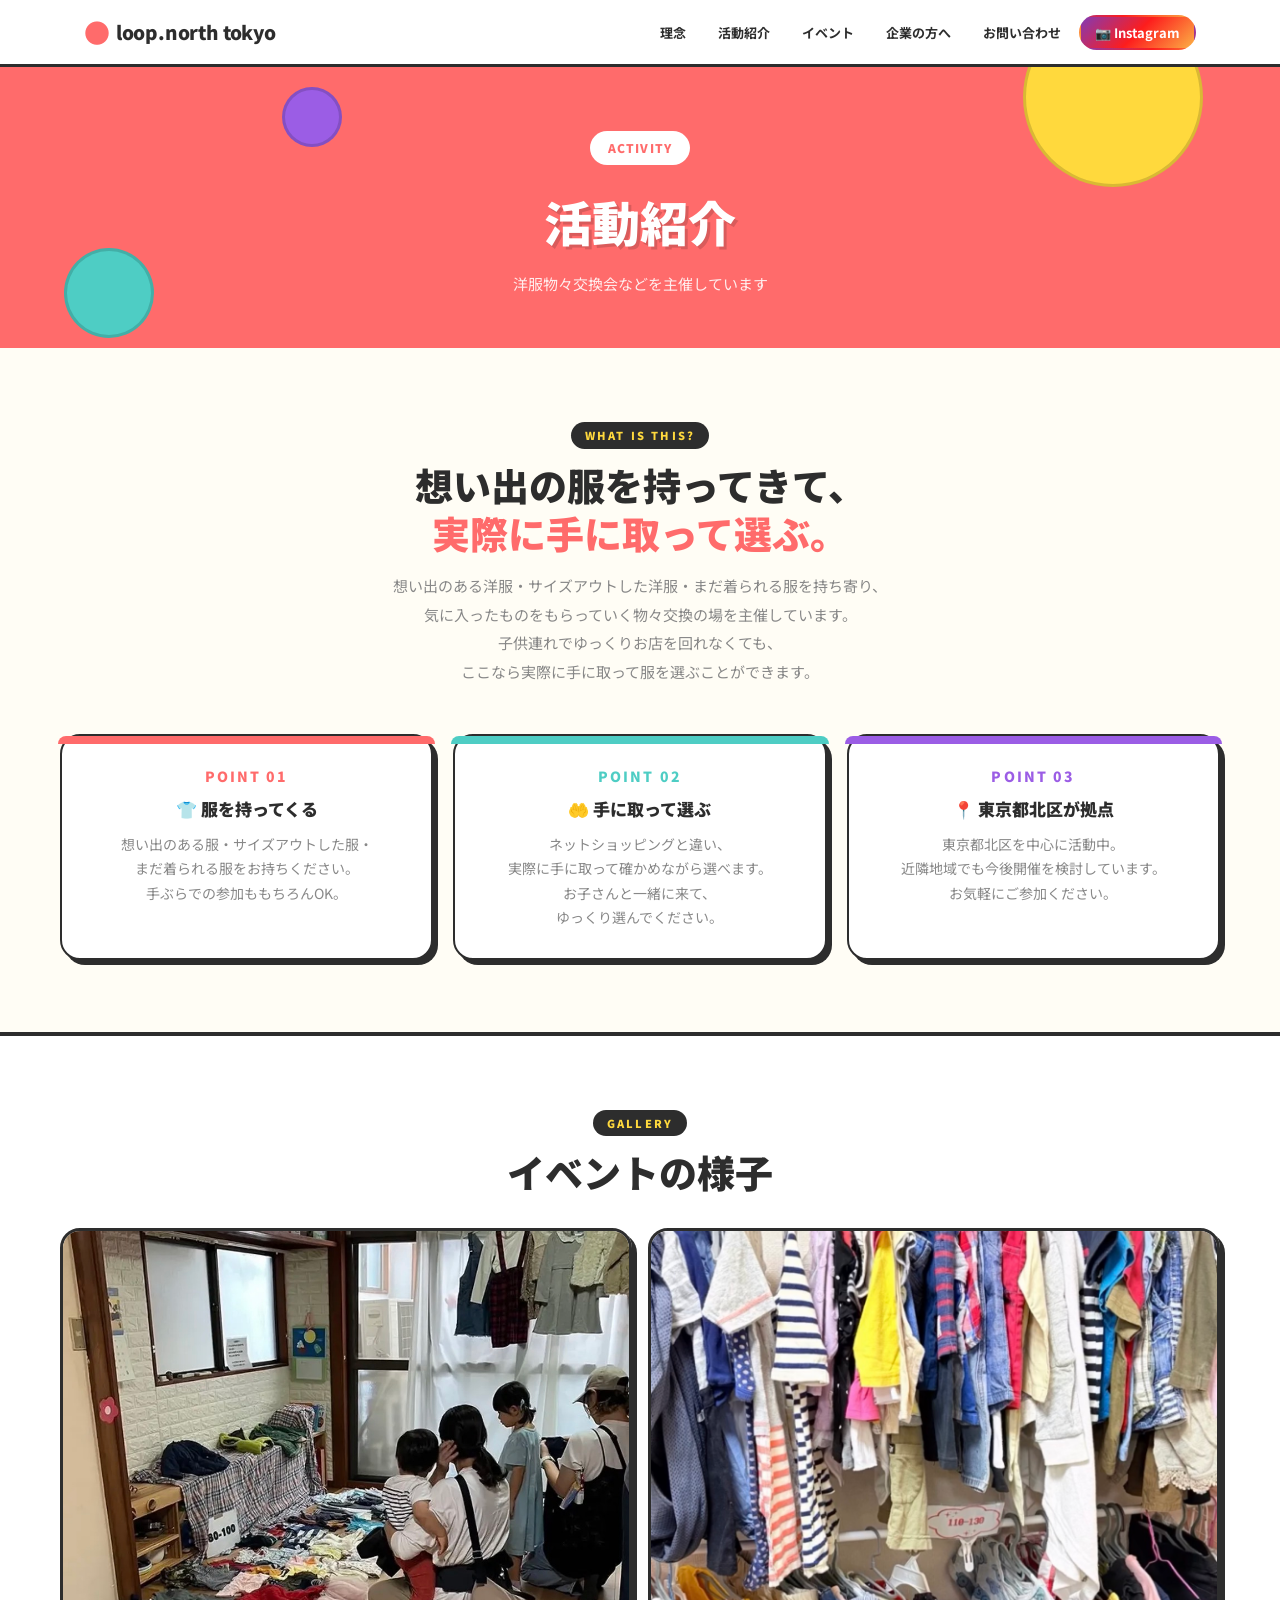
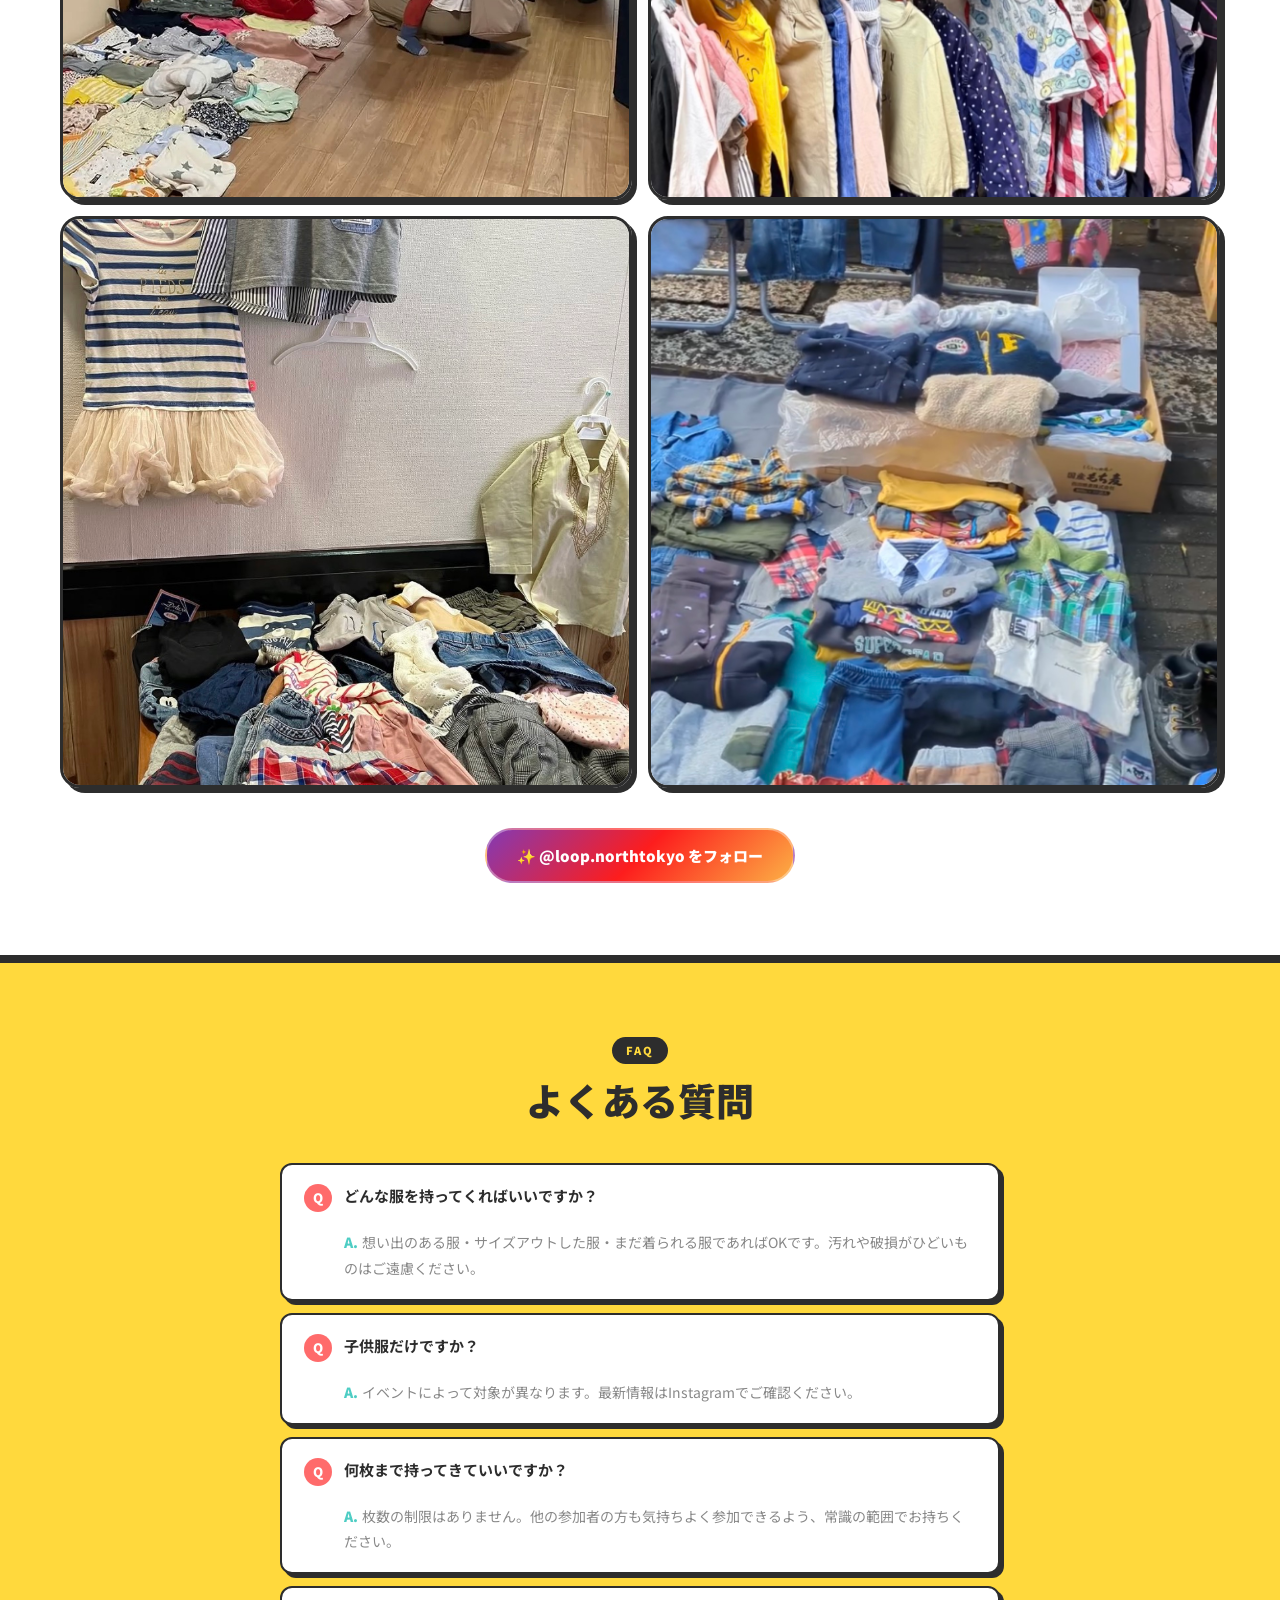
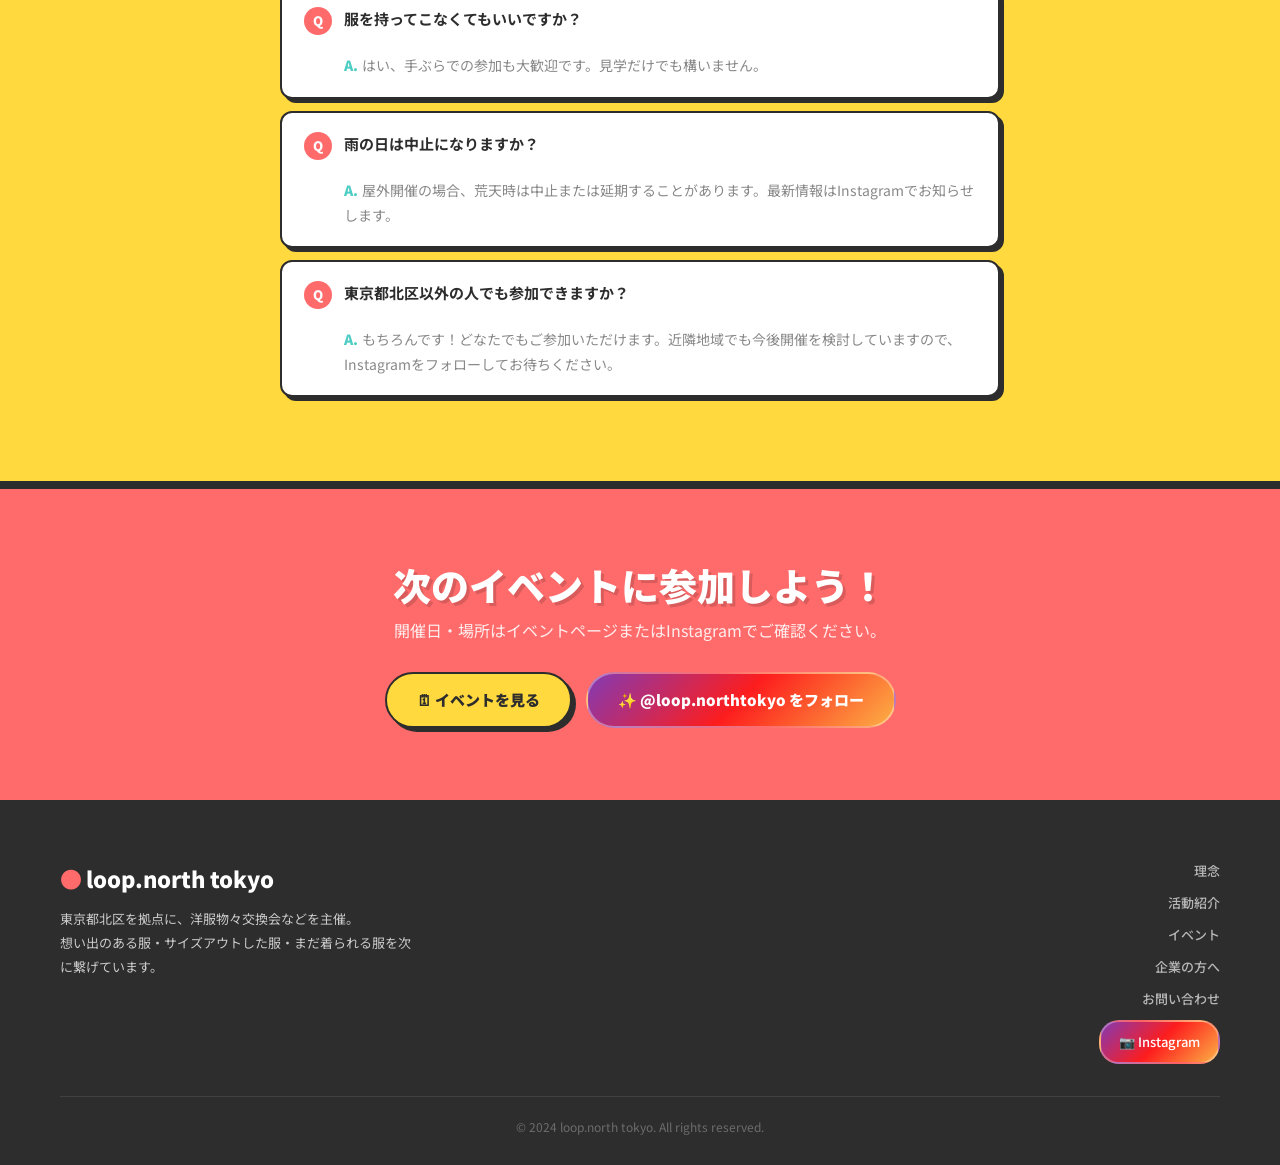
<file: activity.html>
<!DOCTYPE html>
<html lang="ja">
<head>
  <meta charset="UTF-8">
  <meta name="viewport" content="width=device-width, initial-scale=1.0">
  <title>活動紹介 | loop.north tokyo</title>
  <link rel="preconnect" href="https://fonts.googleapis.com">
  <link href="https://fonts.googleapis.com/css2?family=Noto+Sans+JP:wght@400;500;700;900&display=swap" rel="stylesheet">
  <link rel="stylesheet" href="style.css">
  <style>
    .page-hero-wrap { background:var(--coral);position:relative;overflow:hidden;padding:64px 24px 52px;text-align:center; }
    .page-hero-wrap .deco1 { position:absolute;width:180px;height:180px;background:var(--yellow);border-radius:50%;top:-60px;right:6%;border:3px solid rgba(0,0,0,.15); }
    .page-hero-wrap .deco2 { position:absolute;width:90px;height:90px;background:var(--mint);border-radius:50%;bottom:10px;left:5%;border:3px solid rgba(0,0,0,.15); }
    .page-hero-wrap .deco3 { position:absolute;width:60px;height:60px;background:var(--purple);border-radius:50%;top:20px;left:22%;border:3px solid rgba(0,0,0,.15); }
    .kicker { display:inline-block;background:var(--white);color:var(--coral);font-size:12px;font-weight:900;padding:5px 16px;border-radius:20px;border:2px solid rgba(255,255,255,.5);margin-bottom:16px;letter-spacing:.1em; }

    .point-grid { display:grid;grid-template-columns:repeat(auto-fit,minmax(240px,1fr));gap:20px; }
    .point-card { padding:28px 24px; }
    .point-card .top { height:8px;margin:-28px -28px 20px;border-radius:var(--radius) var(--radius) 0 0; }
    .point-num { font-size:11px;font-weight:900;letter-spacing:.15em;margin-bottom:6px; }
    .point-card h3 { font-size:17px;font-weight:900;margin-bottom:8px; }
    .point-card p  { font-size:14px;color:var(--muted);line-height:1.75; }

    .faq-wrap { max-width:720px;margin:0 auto; }
    .faq-item { background:var(--white);border:2.5px solid var(--dark);border-radius:var(--radius-sm);margin-bottom:12px;box-shadow:4px 4px 0 var(--dark);overflow:hidden; }
    .faq-q { padding:18px 22px;font-size:15px;font-weight:700;display:flex;align-items:flex-start;gap:12px; }
    .faq-q-badge { flex-shrink:0;width:28px;height:28px;border-radius:50%;background:var(--coral);color:var(--white);display:flex;align-items:center;justify-content:center;font-size:13px;font-weight:900;margin-top:1px; }
    .faq-a { padding:0 22px 18px 62px;font-size:14px;color:var(--muted);line-height:1.8; }
    .faq-a-badge { font-weight:900;color:var(--mint);margin-right:4px; }
  </style>
</head>
<body>

<header>
  <div class="header-inner">
    <a href="index.html" class="logo"><span class="logo-dot">●</span>loop.north tokyo</a>
    <nav><ul>
      <li><a href="about.html">理念</a></li>
      <li><a href="activity.html">活動紹介</a></li>
      <li><a href="events.html">イベント</a></li>
      <li><a href="sponsor.html">企業の方へ</a></li>
      <li><a href="contact.html">お問い合わせ</a></li>
      <li><a href="https://www.instagram.com/loop.northtokyo/" target="_blank" rel="noopener" class="nav-ig">📷 Instagram</a></li>
    </ul></nav>
    <button class="hamburger" aria-label="メニュー"><span></span><span></span><span></span></button>
  </div>
  <div class="mobile-nav"><ul>
    <li><a href="about.html">理念</a></li>
    <li><a href="activity.html">活動紹介</a></li>
    <li><a href="events.html">イベント</a></li>
    <li><a href="sponsor.html">企業の方へ</a></li>
    <li><a href="contact.html">お問い合わせ</a></li>
    <li><a href="https://www.instagram.com/loop.northtokyo/" target="_blank" rel="noopener">📷 Instagram</a></li>
  </ul></div>
</header>

<div class="page-hero-wrap">
  <div class="deco1"></div><div class="deco2"></div><div class="deco3"></div>
  <div style="position:relative;z-index:1;">
    <div class="kicker">ACTIVITY</div>
    <h1 style="font-size:clamp(28px,6vw,48px);font-weight:900;color:var(--white);text-shadow:3px 3px 0 rgba(0,0,0,.15);margin-bottom:8px;">活動紹介</h1>
    <p style="color:rgba(255,255,255,.88);font-size:15px;">洋服物々交換会などを主催しています</p>
  </div>
</div>

<!-- 概要 -->
<section style="background:var(--bg);">
  <div class="section-inner text-center">
    <span class="section-label fade-up">WHAT IS THIS?</span>
    <h2 class="section-title fade-up d1">想い出の服を持ってきて、<br><span style="color:var(--coral)">実際に手に取って選ぶ。</span></h2>
    <p class="fade-up d2" style="font-size:15px;color:var(--muted);max-width:640px;margin:16px auto 0;line-height:1.9;">
      想い出のある洋服・サイズアウトした洋服・まだ着られる服を持ち寄り、<br>
      気に入ったものをもらっていく物々交換の場を主催しています。<br>
      子供連れでゆっくりお店を回れなくても、<br>
      ここなら実際に手に取って服を選ぶことができます。
    </p>

    <div class="point-grid" style="margin-top:48px;">
      <div class="card point-card fade-up d1">
        <div class="top" style="background:var(--coral);"></div>
        <p class="point-num" style="color:var(--coral);">POINT 01</p>
        <h3>👕 服を持ってくる</h3>
        <p>想い出のある服・サイズアウトした服・<br>まだ着られる服をお持ちください。<br>手ぶらでの参加ももちろんOK。</p>
      </div>
      <div class="card point-card fade-up d2">
        <div class="top" style="background:var(--mint);"></div>
        <p class="point-num" style="color:var(--mint);">POINT 02</p>
        <h3>🤲 手に取って選ぶ</h3>
        <p>ネットショッピングと違い、<br>実際に手に取って確かめながら選べます。<br>お子さんと一緒に来て、<br>ゆっくり選んでください。</p>
      </div>
      <div class="card point-card fade-up d3">
        <div class="top" style="background:var(--purple);"></div>
        <p class="point-num" style="color:var(--purple);">POINT 03</p>
        <h3>📍 東京都北区が拠点</h3>
        <p>東京都北区を中心に活動中。<br>近隣地域でも今後開催を検討しています。<br>お気軽にご参加ください。</p>
      </div>
    </div>
  </div>
</section>

<!-- 写真ギャラリー -->
<section style="background:var(--white);border-top:4px solid var(--dark);border-bottom:4px solid var(--dark);">
  <div class="section-inner">
    <div class="text-center" style="margin-bottom:32px;">
      <span class="section-label fade-up">GALLERY</span>
      <h2 class="section-title fade-up d1">イベントの様子</h2>
    </div>
    <div style="display:grid;grid-template-columns:repeat(2,1fr);gap:16px;">
      <div class="fade-up d1" style="border:3px solid var(--dark);border-radius:var(--radius);box-shadow:5px 5px 0 var(--dark);overflow:hidden;aspect-ratio:1/1;">
        <img src="imgkatudo/IMG_5472.PNG" alt="イベントの様子" style="width:100%;height:100%;object-fit:cover;display:block;">
      </div>
      <div class="fade-up d2" style="border:3px solid var(--dark);border-radius:var(--radius);box-shadow:5px 5px 0 var(--dark);overflow:hidden;aspect-ratio:1/1;">
        <img src="imgkatudo/IMG_5474.PNG" alt="イベントの様子" style="width:100%;height:100%;object-fit:cover;display:block;">
      </div>
      <div class="fade-up d3" style="border:3px solid var(--dark);border-radius:var(--radius);box-shadow:5px 5px 0 var(--dark);overflow:hidden;aspect-ratio:1/1;">
        <img src="imgkatudo/IMG_5477.PNG" alt="イベントの様子" style="width:100%;height:100%;object-fit:cover;display:block;">
      </div>
      <div class="fade-up d4" style="border:3px solid var(--dark);border-radius:var(--radius);box-shadow:5px 5px 0 var(--dark);overflow:hidden;aspect-ratio:1/1;">
        <img src="imgkatudo/IMG_5478.PNG" alt="イベントの様子" style="width:100%;height:100%;object-fit:cover;display:block;">
      </div>
    </div>
    <div class="text-center mt-40 fade-up d4">
      <a href="https://www.instagram.com/loop.northtokyo/" target="_blank" rel="noopener" class="btn-ig-grad">✨ @loop.northtokyo をフォロー</a>
    </div>
  </div>
</section>

<!-- FAQ -->
<section style="background:var(--yellow);border-top:4px solid var(--dark);border-bottom:4px solid var(--dark);">
  <div class="section-inner">
    <div class="text-center" style="margin-bottom:40px;">
      <span class="section-label fade-up">FAQ</span>
      <h2 class="section-title fade-up d1">よくある質問</h2>
    </div>
    <div class="faq-wrap">
      <div class="faq-item fade-up d1">
        <div class="faq-q"><span class="faq-q-badge">Q</span>どんな服を持ってくればいいですか？</div>
        <div class="faq-a"><span class="faq-a-badge">A.</span>想い出のある服・サイズアウトした服・まだ着られる服であればOKです。汚れや破損がひどいものはご遠慮ください。</div>
      </div>
      <div class="faq-item fade-up d2">
        <div class="faq-q"><span class="faq-q-badge">Q</span>子供服だけですか？</div>
        <div class="faq-a"><span class="faq-a-badge">A.</span>イベントによって対象が異なります。最新情報はInstagramでご確認ください。</div>
      </div>
      <div class="faq-item fade-up d2">
        <div class="faq-q"><span class="faq-q-badge">Q</span>何枚まで持ってきていいですか？</div>
        <div class="faq-a"><span class="faq-a-badge">A.</span>枚数の制限はありません。他の参加者の方も気持ちよく参加できるよう、常識の範囲でお持ちください。</div>
      </div>
      <div class="faq-item fade-up d3">
        <div class="faq-q"><span class="faq-q-badge">Q</span>服を持ってこなくてもいいですか？</div>
        <div class="faq-a"><span class="faq-a-badge">A.</span>はい、手ぶらでの参加も大歓迎です。見学だけでも構いません。</div>
      </div>
      <div class="faq-item fade-up d3">
        <div class="faq-q"><span class="faq-q-badge">Q</span>雨の日は中止になりますか？</div>
        <div class="faq-a"><span class="faq-a-badge">A.</span>屋外開催の場合、荒天時は中止または延期することがあります。最新情報はInstagramでお知らせします。</div>
      </div>
      <div class="faq-item fade-up d4">
        <div class="faq-q"><span class="faq-q-badge">Q</span>東京都北区以外の人でも参加できますか？</div>
        <div class="faq-a"><span class="faq-a-badge">A.</span>もちろんです！どなたでもご参加いただけます。近隣地域でも今後開催を検討していますので、Instagramをフォローしてお待ちください。</div>
      </div>
    </div>
  </div>
</section>

<!-- CTA -->
<section style="background:var(--coral);border-top:4px solid var(--dark);text-align:center;">
  <div class="section-inner">
    <h2 class="section-title fade-up" style="color:var(--white);text-shadow:3px 3px 0 rgba(0,0,0,.15);">次のイベントに参加しよう！</h2>
    <p class="fade-up d1" style="color:rgba(255,255,255,.88);margin-bottom:28px;">開催日・場所はイベントページまたはInstagramでご確認ください。</p>
    <div style="display:flex;gap:14px;justify-content:center;flex-wrap:wrap;" class="fade-up d2">
      <a href="events.html" class="btn btn-yellow">🗓 イベントを見る</a>
      <a href="https://www.instagram.com/loop.northtokyo/" target="_blank" rel="noopener" class="btn-ig-grad">✨ @loop.northtokyo をフォロー</a>
    </div>
  </div>
</section>

<footer>
  <div class="footer-inner">
    <div>
      <div class="footer-logo"><span class="dot">●</span> loop.north tokyo</div>
      <p class="footer-desc">東京都北区を拠点に、洋服物々交換会などを主催。<br>想い出のある服・サイズアウトした服・まだ着られる服を次に繋げています。</p>
    </div>
    <div class="footer-links">
      <a href="about.html">理念</a><a href="activity.html">活動紹介</a>
      <a href="events.html">イベント</a><a href="sponsor.html">企業の方へ</a>
      <a href="contact.html">お問い合わせ</a>
      <a href="https://www.instagram.com/loop.northtokyo/" target="_blank" rel="noopener" class="footer-ig">📷 Instagram</a>
    </div>
  </div>
  <p class="footer-copy">© 2024 loop.north tokyo. All rights reserved.</p>
</footer>
<script src="script.js"></script>
</body>
</html>
</file>
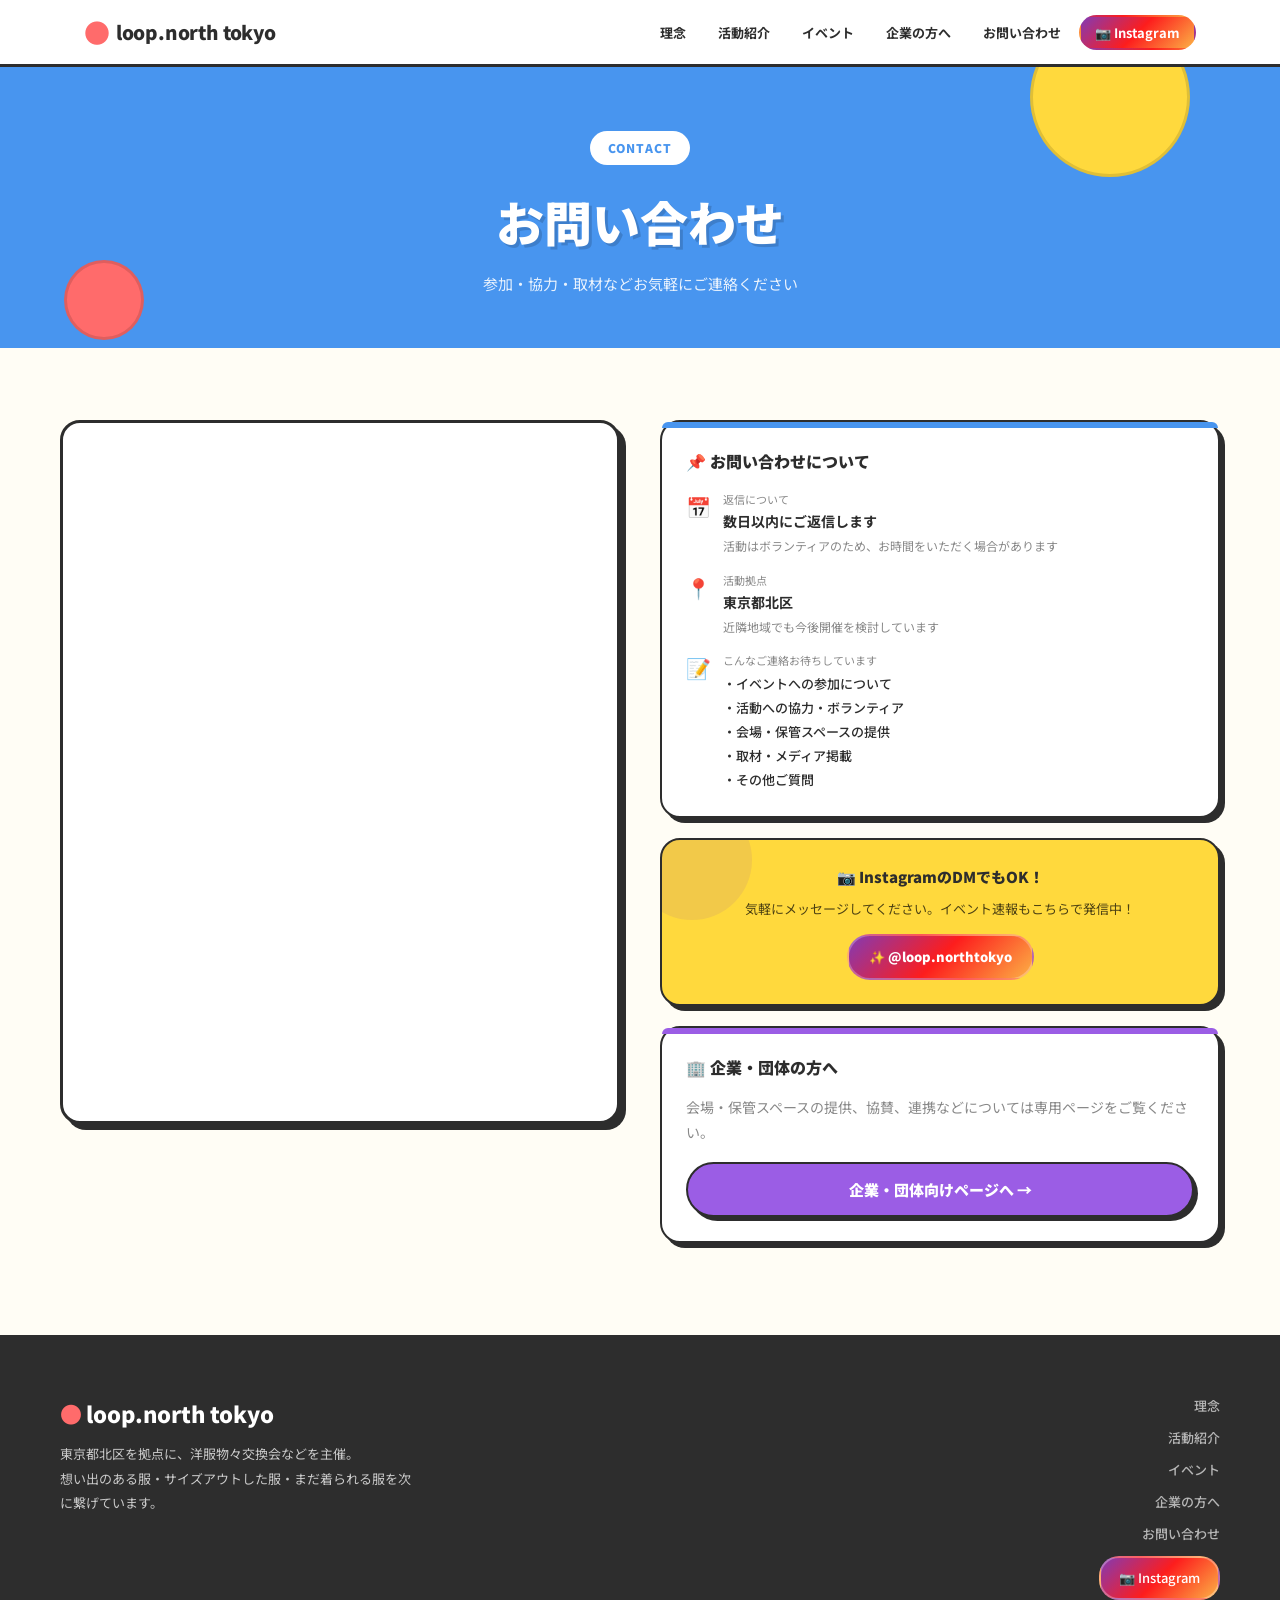
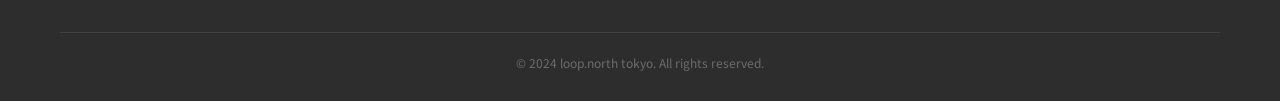
<file: contact.html>
<!DOCTYPE html>
<html lang="ja">
<head>
  <meta charset="UTF-8">
  <meta name="viewport" content="width=device-width, initial-scale=1.0">
  <title>お問い合わせ | loop.north tokyo</title>
  <link rel="preconnect" href="https://fonts.googleapis.com">
  <link href="https://fonts.googleapis.com/css2?family=Noto+Sans+JP:wght@400;500;700;900&display=swap" rel="stylesheet">
  <link rel="stylesheet" href="style.css">
  <style>
    .page-hero-wrap { background:var(--blue);position:relative;overflow:hidden;padding:64px 24px 52px;text-align:center; }
    .page-hero-wrap .d1 { position:absolute;width:160px;height:160px;background:var(--yellow);border-radius:50%;top:-50px;right:7%;border:3px solid rgba(0,0,0,.12); }
    .page-hero-wrap .d2 { position:absolute;width:80px;height:80px;background:var(--coral);border-radius:50%;bottom:8px;left:5%;border:3px solid rgba(0,0,0,.12); }
    .kicker { display:inline-block;background:var(--white);color:var(--blue);font-size:12px;font-weight:900;padding:5px 16px;border-radius:20px;border:2px solid rgba(255,255,255,.4);margin-bottom:16px;letter-spacing:.1em; }

    .contact-grid { display:grid;grid-template-columns:1fr 1fr;gap:40px;align-items:start; }

    .note-box { background:var(--yellow);border:2.5px solid var(--dark);border-radius:var(--radius-sm);box-shadow:4px 4px 0 var(--dark);padding:14px 18px;font-size:14px;font-weight:700;display:flex;align-items:flex-start;gap:10px;margin-bottom:24px; }

    .form-embed { background:var(--white);border:3px solid var(--dark);border-radius:var(--radius);box-shadow:6px 6px 0 var(--dark);padding:48px 24px;text-align:center;min-height:320px;display:flex;flex-direction:column;align-items:center;justify-content:center;gap:14px; }
    .form-embed-icon { font-size:48px; }
    .form-embed h3 { font-size:17px;font-weight:900; }
    .form-embed p  { font-size:13px;color:var(--muted);line-height:1.8; }

    .setup-box { background:var(--white);border:2.5px solid var(--dark);border-radius:var(--radius);box-shadow:4px 4px 0 var(--dark);padding:24px 28px;margin-top:20px; }
    .setup-box h4 { font-size:15px;font-weight:900;margin-bottom:14px; }
    .setup-box ol { padding-left:18px; }
    .setup-box ol li { font-size:13px;color:var(--muted);line-height:1.8;margin-bottom:8px; }
    .setup-box ol li strong { color:var(--text); }
    .setup-box code { background:#f0f0f0;padding:2px 7px;border-radius:4px;font-size:12px;font-family:monospace; }

    .sidebar-card { background:var(--white);border:2.5px solid var(--dark);border-radius:var(--radius);box-shadow:5px 5px 0 var(--dark);padding:24px;margin-bottom:20px; }
    .sidebar-card .sc-top { height:6px;margin:-24px -24px 20px;border-radius:var(--radius) var(--radius) 0 0; }
    .sidebar-card h3 { font-size:16px;font-weight:900;margin-bottom:14px; }
    .info-row { display:flex;align-items:flex-start;gap:12px;margin-bottom:14px;font-size:14px; }
    .info-row:last-child { margin-bottom:0; }
    .info-row .icon  { font-size:20px;flex-shrink:0; }
    .info-row .label { font-size:11px;color:var(--muted);margin-bottom:2px; }
    .info-row .val   { font-weight:700;color:var(--text); }
    .info-row .note  { font-size:12px;color:var(--muted);margin-top:2px; }

    .ig-side { background:var(--yellow);border:2.5px solid var(--dark);border-radius:var(--radius);box-shadow:5px 5px 0 var(--dark);padding:24px;text-align:center;margin-bottom:20px;position:relative;overflow:hidden; }
    .ig-side::before { content:'';position:absolute;width:120px;height:120px;background:rgba(131,58,180,.1);border-radius:50%;top:-40px;left:-30px; }
    .ig-side h3 { font-size:15px;font-weight:900;color:var(--dark);margin-bottom:8px;position:relative;z-index:1; }
    .ig-side p  { font-size:13px;color:rgba(0,0,0,.7);margin-bottom:14px;position:relative;z-index:1; }
    .btn-ig-sm { display:inline-flex;align-items:center;gap:6px;background:linear-gradient(135deg,#833ab4,#fd1d1d,#fcb045);color:var(--white);font-weight:900;font-size:13px;padding:10px 20px;border-radius:40px;border:2px solid rgba(255,255,255,.25);transition:all .2s;position:relative;z-index:1; }
    .btn-ig-sm:hover { transform:translateY(-2px);opacity:1; }

    @media (max-width:768px) { .contact-grid { grid-template-columns:1fr; } }
  </style>
</head>
<body>

<header>
  <div class="header-inner">
    <a href="index.html" class="logo"><span class="logo-dot">●</span>loop.north tokyo</a>
    <nav><ul>
      <li><a href="about.html">理念</a></li>
      <li><a href="activity.html">活動紹介</a></li>
      <li><a href="events.html">イベント</a></li>
      <li><a href="sponsor.html">企業の方へ</a></li>
      <li><a href="contact.html">お問い合わせ</a></li>
      <li><a href="https://www.instagram.com/loop.northtokyo/" target="_blank" rel="noopener" class="nav-ig">📷 Instagram</a></li>
    </ul></nav>
    <button class="hamburger" aria-label="メニュー"><span></span><span></span><span></span></button>
  </div>
  <div class="mobile-nav"><ul>
    <li><a href="about.html">理念</a></li>
    <li><a href="activity.html">活動紹介</a></li>
    <li><a href="events.html">イベント</a></li>
    <li><a href="sponsor.html">企業の方へ</a></li>
    <li><a href="contact.html">お問い合わせ</a></li>
    <li><a href="https://www.instagram.com/loop.northtokyo/" target="_blank" rel="noopener">📷 Instagram</a></li>
  </ul></div>
</header>

<div class="page-hero-wrap">
  <div class="d1"></div><div class="d2"></div>
  <div style="position:relative;z-index:1;">
    <div class="kicker">CONTACT</div>
    <h1 style="font-size:clamp(28px,6vw,48px);font-weight:900;color:var(--white);text-shadow:3px 3px 0 rgba(0,0,0,.15);margin-bottom:8px;">お問い合わせ</h1>
    <p style="color:rgba(255,255,255,.88);font-size:15px;">参加・協力・取材などお気軽にご連絡ください</p>
  </div>
</div>

<section style="background:var(--bg);">
  <div class="section-inner">
    <div class="contact-grid">

      <!-- フォームエリア -->
      <div>
        <div class="fade-up d1" style="background:var(--white);border:3px solid var(--dark);border-radius:var(--radius);box-shadow:6px 6px 0 var(--dark);overflow:hidden;">
          <iframe src="https://docs.google.com/forms/d/e/1FAIpQLSeFqr8cEC9FUEl_-S-oj_5h2JntcGGE5cYeeKZlzUm81LzfpQ/viewform?embedded=true" width="100%" height="690" frameborder="0" marginheight="0" marginwidth="0">読み込んでいます…</iframe>
        </div>
      </div>

      <!-- サイドバー -->
      <div>
        <div class="sidebar-card fade-up d1">
          <div class="sc-top" style="background:var(--blue);"></div>
          <h3>📌 お問い合わせについて</h3>
          <div class="info-row">
            <span class="icon">📅</span>
            <div>
              <div class="label">返信について</div>
              <div class="val">数日以内にご返信します</div>
              <div class="note">活動はボランティアのため、お時間をいただく場合があります</div>
            </div>
          </div>
          <div class="info-row">
            <span class="icon">📍</span>
            <div>
              <div class="label">活動拠点</div>
              <div class="val">東京都北区</div>
              <div class="note">近隣地域でも今後開催を検討しています</div>
            </div>
          </div>
          <div class="info-row">
            <span class="icon">📝</span>
            <div>
              <div class="label">こんなご連絡お待ちしています</div>
              <div class="val" style="font-size:13px;line-height:1.85;font-weight:500;">
                ・イベントへの参加について<br>
                ・活動への協力・ボランティア<br>
                ・会場・保管スペースの提供<br>
                ・取材・メディア掲載<br>
                ・その他ご質問
              </div>
            </div>
          </div>
        </div>

        <div class="ig-side fade-up d2">
          <h3>📷 InstagramのDMでもOK！</h3>
          <p>気軽にメッセージしてください。イベント速報もこちらで発信中！</p>
          <a href="https://www.instagram.com/loop.northtokyo/" target="_blank" rel="noopener" class="btn-ig-sm">✨ @loop.northtokyo</a>
        </div>

        <div class="sidebar-card fade-up d3">
          <div class="sc-top" style="background:var(--purple);"></div>
          <h3>🏢 企業・団体の方へ</h3>
          <p style="font-size:14px;color:var(--muted);line-height:1.8;margin-bottom:16px;">会場・保管スペースの提供、協賛、連携などについては専用ページをご覧ください。</p>
          <a href="sponsor.html" class="btn btn-purple" style="width:100%;display:block;text-align:center;">企業・団体向けページへ →</a>
        </div>
      </div>

    </div>
  </div>
</section>

<footer>
  <div class="footer-inner">
    <div>
      <div class="footer-logo"><span class="dot">●</span> loop.north tokyo</div>
      <p class="footer-desc">東京都北区を拠点に、洋服物々交換会などを主催。<br>想い出のある服・サイズアウトした服・まだ着られる服を次に繋げています。</p>
    </div>
    <div class="footer-links">
      <a href="about.html">理念</a><a href="activity.html">活動紹介</a>
      <a href="events.html">イベント</a><a href="sponsor.html">企業の方へ</a>
      <a href="contact.html">お問い合わせ</a>
      <a href="https://www.instagram.com/loop.northtokyo/" target="_blank" rel="noopener" class="footer-ig">📷 Instagram</a>
    </div>
  </div>
  <p class="footer-copy">© 2024 loop.north tokyo. All rights reserved.</p>
</footer>
<script src="script.js"></script>
</body>
</html>
</file>
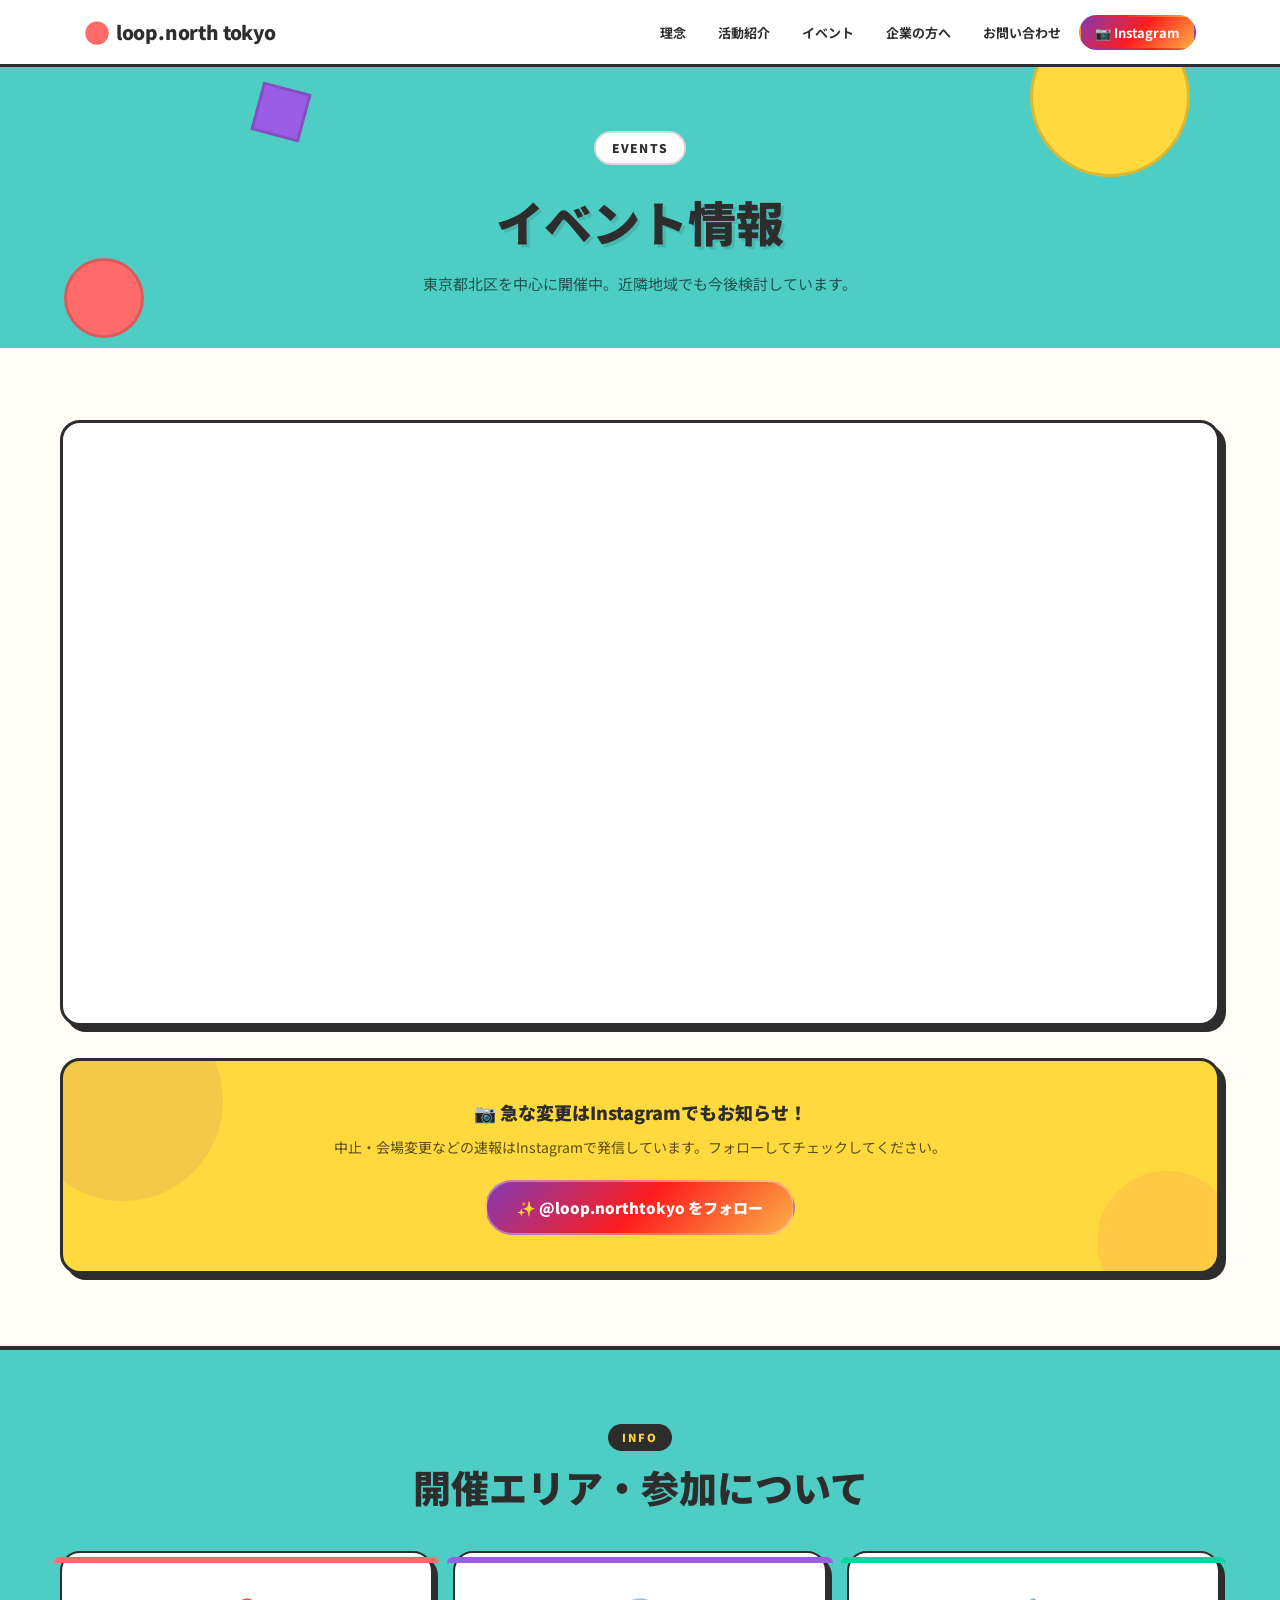
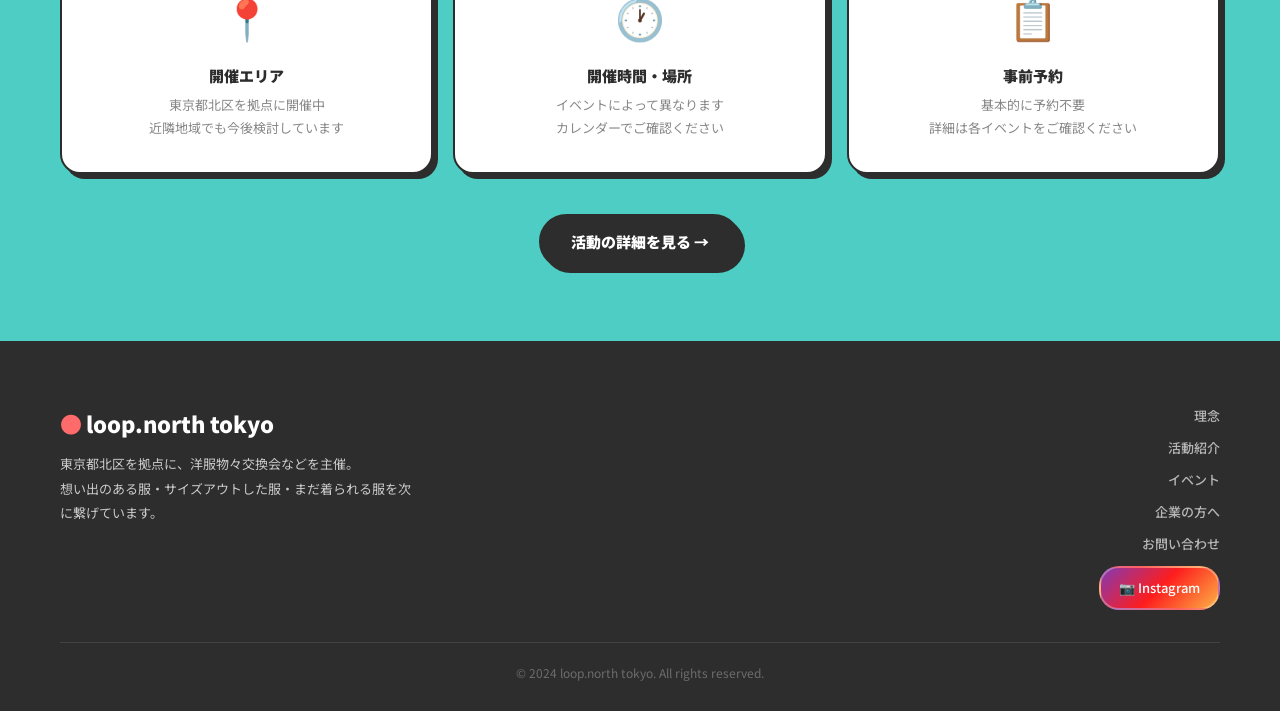
<file: events.html>
<!DOCTYPE html>
<html lang="ja">
<head>
  <meta charset="UTF-8">
  <meta name="viewport" content="width=device-width, initial-scale=1.0">
  <title>イベント情報 | loop.north tokyo</title>
  <link rel="preconnect" href="https://fonts.googleapis.com">
  <link href="https://fonts.googleapis.com/css2?family=Noto+Sans+JP:wght@400;500;700;900&display=swap" rel="stylesheet">
  <link rel="stylesheet" href="style.css">
  <style>
    .page-hero-wrap { background:var(--mint);position:relative;overflow:hidden;padding:64px 24px 52px;text-align:center; }
    .page-hero-wrap .d1 { position:absolute;width:160px;height:160px;background:var(--yellow);border-radius:50%;top:-50px;right:7%;border:3px solid rgba(0,0,0,.15); }
    .page-hero-wrap .d2 { position:absolute;width:80px;height:80px;background:var(--coral);border-radius:50%;bottom:10px;left:5%;border:3px solid rgba(0,0,0,.15); }
    .page-hero-wrap .d3 { position:absolute;width:50px;height:50px;background:var(--purple);top:20px;left:20%;border:3px solid rgba(0,0,0,.15);transform:rotate(15deg); }
    .kicker { display:inline-block;background:var(--white);color:var(--dark);font-size:12px;font-weight:900;padding:5px 16px;border-radius:20px;border:2px solid rgba(0,0,0,.15);margin-bottom:16px;letter-spacing:.1em; }

    .note-box { background:var(--yellow);border:2.5px solid var(--dark);border-radius:var(--radius-sm);box-shadow:4px 4px 0 var(--dark);padding:16px 20px;font-size:14px;font-weight:700;color:var(--dark);margin-bottom:32px;display:flex;align-items:flex-start;gap:10px; }

    .calendar-embed { background:var(--white);border:3px solid var(--dark);border-radius:var(--radius);box-shadow:6px 6px 0 var(--dark);padding:56px 32px;text-align:center;min-height:360px;display:flex;flex-direction:column;align-items:center;justify-content:center;gap:16px; }
    .calendar-embed-icon { font-size:56px; }
    .calendar-embed h3 { font-size:18px;font-weight:900; }
    .calendar-embed p  { font-size:14px;color:var(--muted);line-height:1.8;max-width:480px; }

    .setup-box { background:var(--white);border:2.5px solid var(--dark);border-radius:var(--radius);box-shadow:4px 4px 0 var(--dark);padding:28px 32px;margin-top:24px; }
    .setup-box h4 { font-size:15px;font-weight:900;margin-bottom:16px;display:flex;align-items:center;gap:8px; }
    .setup-box ol { padding-left:20px; }
    .setup-box ol li { font-size:14px;color:var(--muted);line-height:1.8;margin-bottom:8px; }
    .setup-box ol li strong { color:var(--text); }
    .setup-box code { background:#f0f0f0;padding:2px 8px;border-radius:4px;font-size:12px;font-family:monospace; }

    .ig-cta { background:var(--yellow);border:3px solid var(--dark);border-radius:var(--radius);box-shadow:6px 6px 0 var(--dark);padding:36px;text-align:center;margin-top:32px;position:relative;overflow:hidden; }
    .ig-cta::before { content:'';position:absolute;width:200px;height:200px;background:rgba(131,58,180,.1);border-radius:50%;top:-60px;left:-40px; }
    .ig-cta::after  { content:'';position:absolute;width:140px;height:140px;background:rgba(255,107,107,.15);border-radius:50%;bottom:-40px;right:-20px; }
    .ig-cta h3 { font-size:18px;font-weight:900;color:var(--dark);margin-bottom:8px;position:relative;z-index:1; }
    .ig-cta p  { font-size:14px;color:rgba(0,0,0,.65);margin-bottom:20px;position:relative;z-index:1; }
    .btn-ig-grad { display:inline-flex;align-items:center;gap:8px;background:linear-gradient(135deg,#833ab4,#fd1d1d,#fcb045);color:var(--white);font-weight:900;font-size:15px;padding:13px 30px;border-radius:40px;border:2.5px solid rgba(255,255,255,.35);transition:all .2s;position:relative;z-index:1; }
    .btn-ig-grad:hover { transform:translateY(-3px);box-shadow:0 8px 24px rgba(0,0,0,.4);opacity:1; }

    .info-grid { display:grid;grid-template-columns:repeat(auto-fit,minmax(220px,1fr));gap:20px;margin-top:40px; }
    .info-card { text-align:center;padding:32px 20px; }
    .info-card .ic-top { height:6px;margin:-28px -28px 20px;border-radius:var(--radius) var(--radius) 0 0; }
    .info-card .ic-icon { font-size:40px;margin-bottom:12px;display:block; }
    .info-card h3 { font-size:15px;font-weight:900;margin-bottom:6px; }
    .info-card p  { font-size:13px;color:var(--muted);line-height:1.75; }
  </style>
</head>
<body>

<header>
  <div class="header-inner">
    <a href="index.html" class="logo"><span class="logo-dot">●</span>loop.north tokyo</a>
    <nav><ul>
      <li><a href="about.html">理念</a></li>
      <li><a href="activity.html">活動紹介</a></li>
      <li><a href="events.html">イベント</a></li>
      <li><a href="sponsor.html">企業の方へ</a></li>
      <li><a href="contact.html">お問い合わせ</a></li>
      <li><a href="https://www.instagram.com/loop.northtokyo/" target="_blank" rel="noopener" class="nav-ig">📷 Instagram</a></li>
    </ul></nav>
    <button class="hamburger" aria-label="メニュー"><span></span><span></span><span></span></button>
  </div>
  <div class="mobile-nav"><ul>
    <li><a href="about.html">理念</a></li>
    <li><a href="activity.html">活動紹介</a></li>
    <li><a href="events.html">イベント</a></li>
    <li><a href="sponsor.html">企業の方へ</a></li>
    <li><a href="contact.html">お問い合わせ</a></li>
    <li><a href="https://www.instagram.com/loop.northtokyo/" target="_blank" rel="noopener">📷 Instagram</a></li>
  </ul></div>
</header>

<div class="page-hero-wrap">
  <div class="d1"></div><div class="d2"></div><div class="d3"></div>
  <div style="position:relative;z-index:1;">
    <div class="kicker">EVENTS</div>
    <h1 style="font-size:clamp(28px,6vw,48px);font-weight:900;color:var(--dark);text-shadow:3px 3px 0 rgba(0,0,0,.1);margin-bottom:8px;">イベント情報</h1>
    <p style="color:rgba(0,0,0,.6);font-size:15px;">東京都北区を中心に開催中。近隣地域でも今後検討しています。</p>
  </div>
</div>

<section style="background:var(--bg);">
  <div class="section-inner">

    <div class="fade-up d1" style="background:var(--white);border:3px solid var(--dark);border-radius:var(--radius);box-shadow:6px 6px 0 var(--dark);overflow:hidden;">
      <iframe src="https://calendar.google.com/calendar/embed?src=loop.northtokyo%40gmail.com&ctz=Asia%2FTokyo" style="border:0;display:block;" width="100%" height="600" frameborder="0" scrolling="no"></iframe>
    </div>


    <div class="ig-cta fade-up d3">
      <h3>📷 急な変更はInstagramでもお知らせ！</h3>
      <p>中止・会場変更などの速報はInstagramで発信しています。フォローしてチェックしてください。</p>
      <a href="https://www.instagram.com/loop.northtokyo/" target="_blank" rel="noopener" class="btn-ig-grad">✨ @loop.northtokyo をフォロー</a>
    </div>
  </div>
</section>

<!-- 開催エリア案内 -->
<section style="background:var(--mint);border-top:4px solid var(--dark);border-bottom:4px solid var(--dark);">
  <div class="section-inner">
    <div class="text-center" style="margin-bottom:16px;">
      <span class="section-label fade-up">INFO</span>
      <h2 class="section-title fade-up d1">開催エリア・参加について</h2>
    </div>
    <div class="info-grid">
      <div class="card info-card fade-up d1">
        <div class="ic-top" style="background:var(--coral);"></div>
        <span class="ic-icon">📍</span>
        <h3>開催エリア</h3>
        <p>東京都北区を拠点に開催中<br>近隣地域でも今後検討しています</p>
      </div>
      <div class="card info-card fade-up d2">
        <div class="ic-top" style="background:var(--purple);"></div>
        <span class="ic-icon">🕐</span>
        <h3>開催時間・場所</h3>
        <p>イベントによって異なります<br>カレンダーでご確認ください</p>
      </div>
      <div class="card info-card fade-up d3">
        <div class="ic-top" style="background:var(--green);"></div>
        <span class="ic-icon">📋</span>
        <h3>事前予約</h3>
        <p>基本的に予約不要<br>詳細は各イベントをご確認ください</p>
      </div>
    </div>
    <div class="text-center mt-40 fade-up d4">
      <a href="activity.html" class="btn btn-dark">活動の詳細を見る →</a>
    </div>
  </div>
</section>

<footer>
  <div class="footer-inner">
    <div>
      <div class="footer-logo"><span class="dot">●</span> loop.north tokyo</div>
      <p class="footer-desc">東京都北区を拠点に、洋服物々交換会などを主催。<br>想い出のある服・サイズアウトした服・まだ着られる服を次に繋げています。</p>
    </div>
    <div class="footer-links">
      <a href="about.html">理念</a><a href="activity.html">活動紹介</a>
      <a href="events.html">イベント</a><a href="sponsor.html">企業の方へ</a>
      <a href="contact.html">お問い合わせ</a>
      <a href="https://www.instagram.com/loop.northtokyo/" target="_blank" rel="noopener" class="footer-ig">📷 Instagram</a>
    </div>
  </div>
  <p class="footer-copy">© 2024 loop.north tokyo. All rights reserved.</p>
</footer>
<script src="script.js"></script>
</body>
</html>
</file>
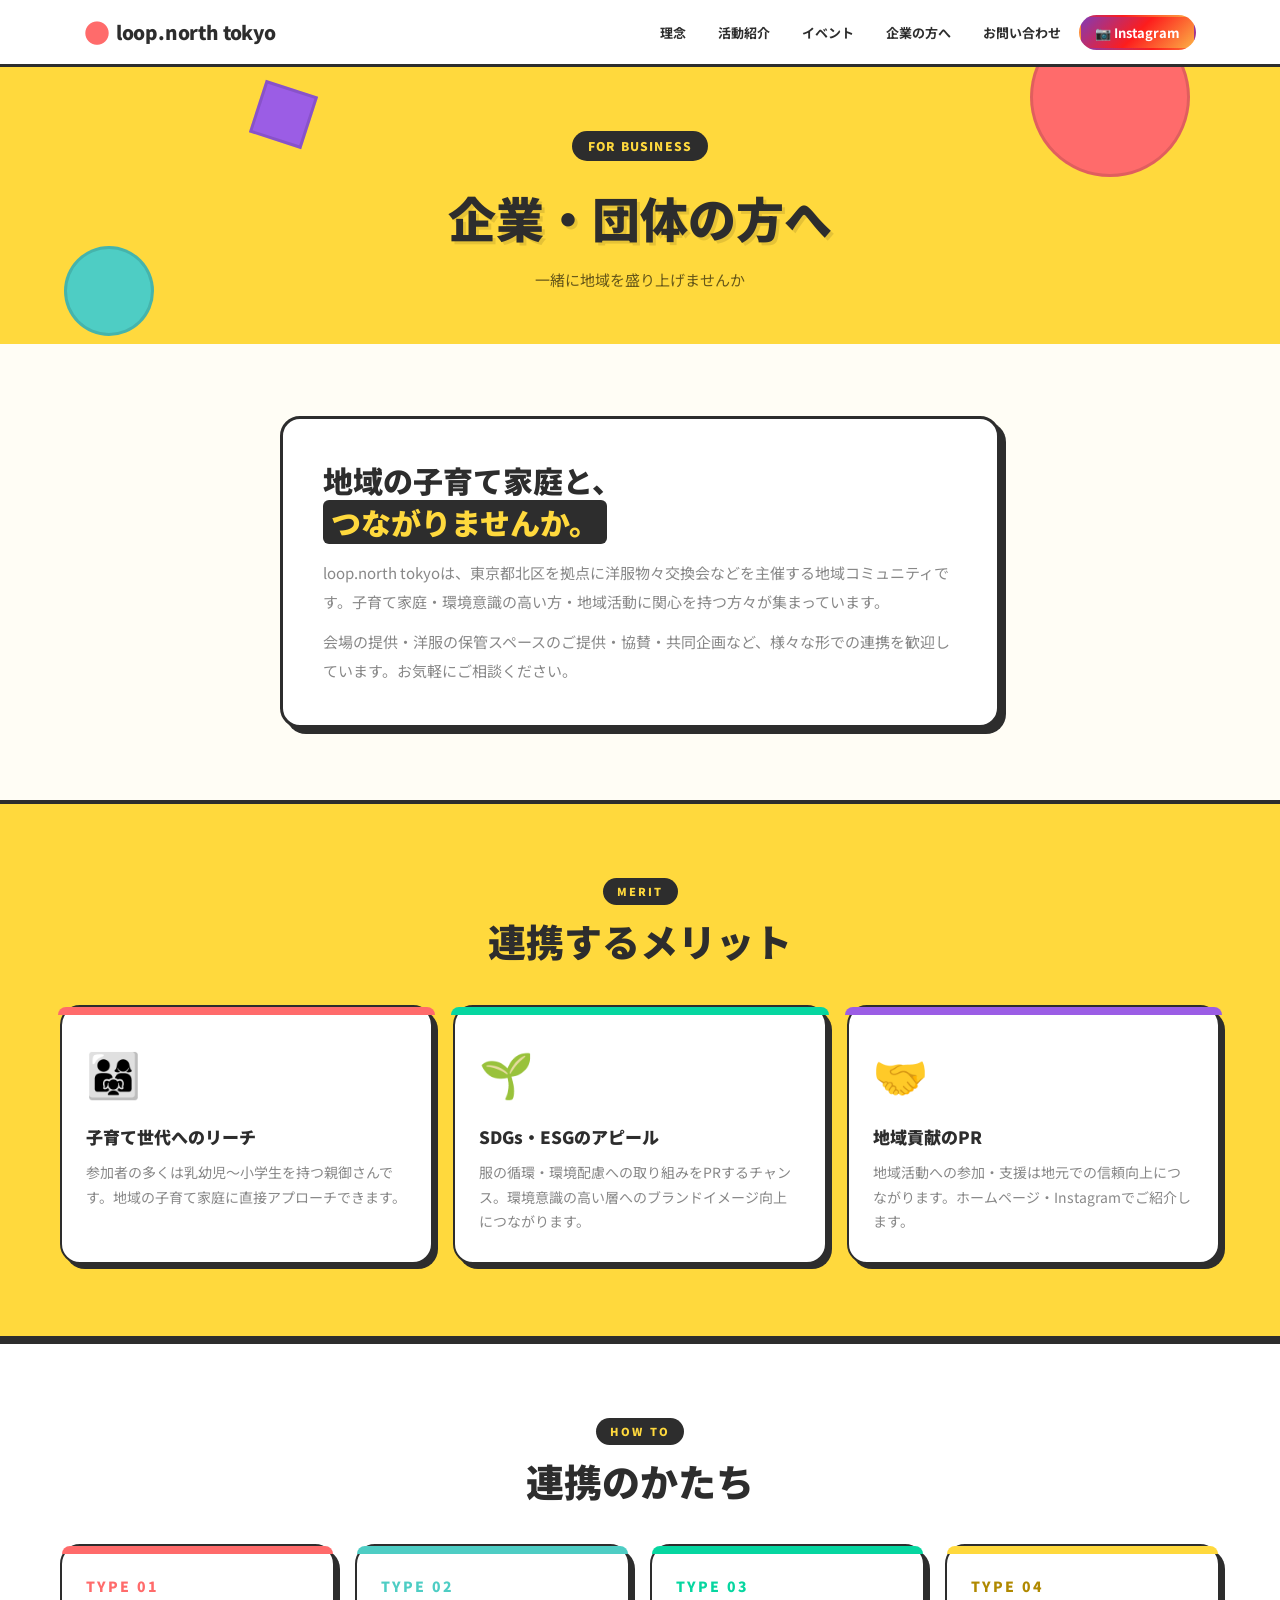
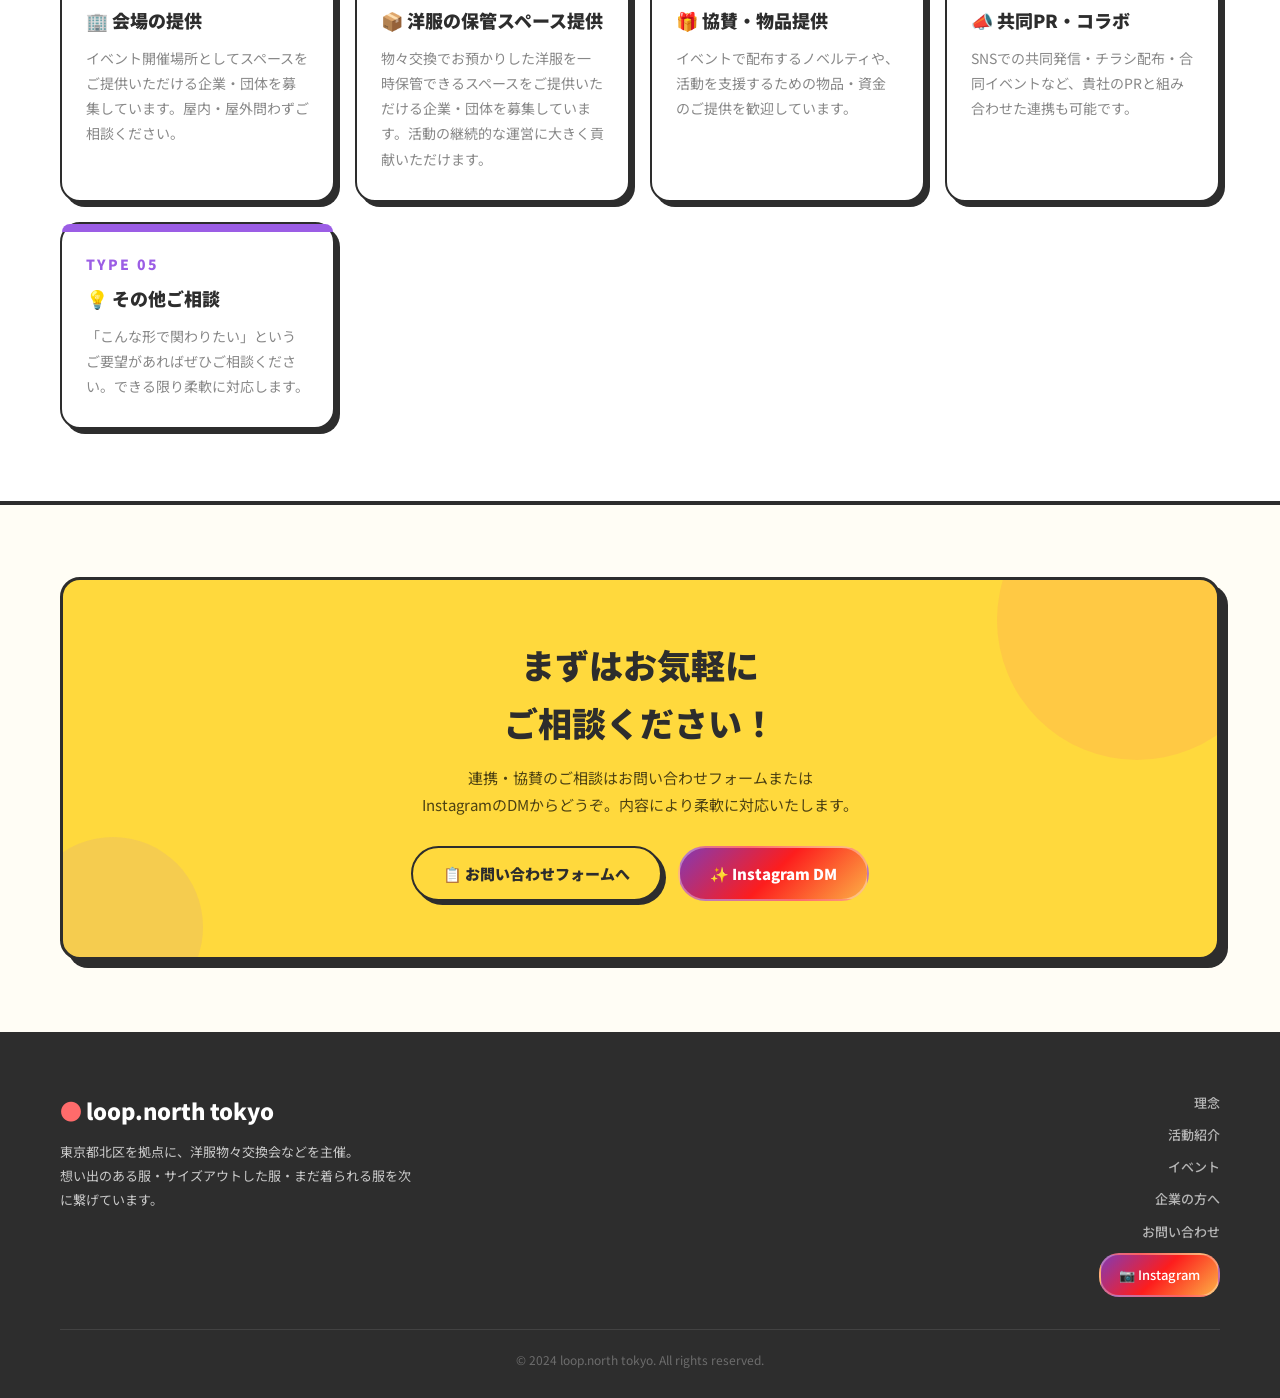
<file: sponsor.html>
<!DOCTYPE html>
<html lang="ja">
<head>
  <meta charset="UTF-8">
  <meta name="viewport" content="width=device-width, initial-scale=1.0">
  <title>企業・団体の方へ | loop.north tokyo</title>
  <link rel="preconnect" href="https://fonts.googleapis.com">
  <link href="https://fonts.googleapis.com/css2?family=Noto+Sans+JP:wght@400;500;700;900&display=swap" rel="stylesheet">
  <link rel="stylesheet" href="style.css">
  <style>
    .page-hero-wrap { background:var(--yellow);position:relative;overflow:hidden;padding:64px 24px 52px;text-align:center; }
    .page-hero-wrap .d1 { position:absolute;width:160px;height:160px;background:var(--coral);border-radius:50%;top:-50px;right:7%;border:3px solid rgba(0,0,0,.12); }
    .page-hero-wrap .d2 { position:absolute;width:90px;height:90px;background:var(--mint);border-radius:50%;bottom:8px;left:5%;border:3px solid rgba(0,0,0,.12); }
    .page-hero-wrap .d3 { position:absolute;width:55px;height:55px;background:var(--purple);top:20px;left:20%;border:3px solid rgba(0,0,0,.12);transform:rotate(18deg); }
    .kicker { display:inline-block;background:var(--dark);color:var(--yellow);font-size:12px;font-weight:900;padding:5px 16px;border-radius:20px;margin-bottom:16px;letter-spacing:.1em; }

    .msg-box { max-width:720px;margin:0 auto;background:var(--white);border:3px solid var(--dark);border-radius:var(--radius);box-shadow:6px 6px 0 var(--dark);padding:40px; }
    .msg-box h2 { font-size:clamp(20px,3.5vw,30px);font-weight:900;line-height:1.4;margin-bottom:16px; }
    .msg-box h2 .hl { color:var(--yellow);background:var(--dark);padding:0 8px;border-radius:6px; }
    .msg-box p { font-size:15px;color:var(--muted);line-height:1.9;margin-bottom:12px; }
    .msg-box p:last-child { margin-bottom:0; }

    .merit-grid { display:grid;grid-template-columns:repeat(auto-fit,minmax(260px,1fr));gap:20px; }
    .merit-card { padding:28px 24px; }
    .merit-card .top { height:8px;margin:-28px -28px 20px;border-radius:var(--radius) var(--radius) 0 0; }
    .merit-icon { font-size:44px;margin-bottom:14px;display:block; }
    .merit-card h3 { font-size:17px;font-weight:900;margin-bottom:8px; }
    .merit-card p  { font-size:14px;color:var(--muted);line-height:1.75; }

    .pattern-grid { display:grid;grid-template-columns:repeat(auto-fit,minmax(260px,1fr));gap:20px; }
    .pattern-card { background:var(--white);border:2.5px solid var(--dark);border-radius:var(--radius);box-shadow:5px 5px 0 var(--dark);padding:28px 24px;transition:all .15s; }
    .pattern-card:hover { transform:translate(-2px,-2px);box-shadow:7px 7px 0 var(--dark); }
    .pattern-card .pt { height:8px;margin:-28px -24px 20px;border-radius:var(--radius) var(--radius) 0 0; }
    .pattern-num { font-size:11px;font-weight:900;letter-spacing:.15em;margin-bottom:6px; }
    .pattern-card h3 { font-size:18px;font-weight:900;margin-bottom:10px; }
    .pattern-card p  { font-size:14px;color:var(--muted);line-height:1.8; }

    .cta-box { background:var(--yellow);border:3px solid var(--dark);border-radius:var(--radius);box-shadow:8px 8px 0 var(--dark);padding:56px 40px;text-align:center;position:relative;overflow:hidden; }
    .cta-box::before { content:'';position:absolute;width:280px;height:280px;background:var(--coral);opacity:.15;border-radius:50%;top:-100px;right:-60px; }
    .cta-box::after  { content:'';position:absolute;width:180px;height:180px;background:var(--purple);opacity:.1;border-radius:50%;bottom:-60px;left:-40px; }
    .cta-box h2 { font-size:clamp(22px,4vw,34px);font-weight:900;color:var(--dark);margin-bottom:12px;position:relative;z-index:1; }
    .cta-box p  { font-size:15px;color:rgba(0,0,0,.7);margin-bottom:28px;line-height:1.8;position:relative;z-index:1; }
    .cta-btns  { display:flex;gap:16px;justify-content:center;flex-wrap:wrap;position:relative;z-index:1; }

    @media (max-width:600px) { .cta-box { padding:36px 20px; } }
  </style>
</head>
<body>

<header>
  <div class="header-inner">
    <a href="index.html" class="logo"><span class="logo-dot">●</span>loop.north tokyo</a>
    <nav><ul>
      <li><a href="about.html">理念</a></li>
      <li><a href="activity.html">活動紹介</a></li>
      <li><a href="events.html">イベント</a></li>
      <li><a href="sponsor.html">企業の方へ</a></li>
      <li><a href="contact.html">お問い合わせ</a></li>
      <li><a href="https://www.instagram.com/loop.northtokyo/" target="_blank" rel="noopener" class="nav-ig">📷 Instagram</a></li>
    </ul></nav>
    <button class="hamburger" aria-label="メニュー"><span></span><span></span><span></span></button>
  </div>
  <div class="mobile-nav"><ul>
    <li><a href="about.html">理念</a></li>
    <li><a href="activity.html">活動紹介</a></li>
    <li><a href="events.html">イベント</a></li>
    <li><a href="sponsor.html">企業の方へ</a></li>
    <li><a href="contact.html">お問い合わせ</a></li>
    <li><a href="https://www.instagram.com/loop.northtokyo/" target="_blank" rel="noopener">📷 Instagram</a></li>
  </ul></div>
</header>

<div class="page-hero-wrap">
  <div class="d1"></div><div class="d2"></div><div class="d3"></div>
  <div style="position:relative;z-index:1;">
    <div class="kicker">FOR BUSINESS</div>
    <h1 style="font-size:clamp(28px,6vw,48px);font-weight:900;color:var(--dark);text-shadow:3px 3px 0 rgba(0,0,0,.1);margin-bottom:8px;">企業・団体の方へ</h1>
    <p style="color:rgba(0,0,0,.6);font-size:15px;">一緒に地域を盛り上げませんか</p>
  </div>
</div>

<!-- メッセージ -->
<section style="background:var(--bg);">
  <div class="section-inner" style="display:flex;justify-content:center;">
    <div class="msg-box fade-up">
      <h2>地域の子育て家庭と、<br><span class="hl">つながりませんか。</span></h2>
      <p>loop.north tokyoは、東京都北区を拠点に洋服物々交換会などを主催する地域コミュニティです。子育て家庭・環境意識の高い方・地域活動に関心を持つ方々が集まっています。</p>
      <p>会場の提供・洋服の保管スペースのご提供・協賛・共同企画など、様々な形での連携を歓迎しています。お気軽にご相談ください。</p>
    </div>
  </div>
</section>

<!-- メリット -->
<section style="background:var(--yellow);border-top:4px solid var(--dark);border-bottom:4px solid var(--dark);">
  <div class="section-inner">
    <div class="text-center" style="margin-bottom:40px;">
      <span class="section-label fade-up">MERIT</span>
      <h2 class="section-title fade-up d1">連携するメリット</h2>
    </div>
    <div class="merit-grid">
      <div class="card merit-card fade-up d1">
        <div class="top" style="background:var(--coral);"></div>
        <span class="merit-icon">👨‍👩‍👧</span>
        <h3>子育て世代へのリーチ</h3>
        <p>参加者の多くは乳幼児〜小学生を持つ親御さんです。地域の子育て家庭に直接アプローチできます。</p>
      </div>
      <div class="card merit-card fade-up d2">
        <div class="top" style="background:var(--green);"></div>
        <span class="merit-icon">🌱</span>
        <h3>SDGs・ESGのアピール</h3>
        <p>服の循環・環境配慮への取り組みをPRするチャンス。環境意識の高い層へのブランドイメージ向上につながります。</p>
      </div>
      <div class="card merit-card fade-up d3">
        <div class="top" style="background:var(--purple);"></div>
        <span class="merit-icon">🤝</span>
        <h3>地域貢献のPR</h3>
        <p>地域活動への参加・支援は地元での信頼向上につながります。ホームページ・Instagramでご紹介します。</p>
      </div>
    </div>
  </div>
</section>

<!-- 連携パターン -->
<section style="background:var(--white);border-top:4px solid var(--dark);border-bottom:4px solid var(--dark);">
  <div class="section-inner">
    <div class="text-center" style="margin-bottom:40px;">
      <span class="section-label fade-up">HOW TO</span>
      <h2 class="section-title fade-up d1">連携のかたち</h2>
    </div>
    <div class="pattern-grid">
      <div class="pattern-card fade-up d1">
        <div class="pt" style="background:var(--coral);"></div>
        <p class="pattern-num" style="color:var(--coral);">TYPE 01</p>
        <h3>🏢 会場の提供</h3>
        <p>イベント開催場所としてスペースをご提供いただける企業・団体を募集しています。屋内・屋外問わずご相談ください。</p>
      </div>
      <div class="pattern-card fade-up d2">
        <div class="pt" style="background:var(--mint);"></div>
        <p class="pattern-num" style="color:var(--mint);">TYPE 02</p>
        <h3>📦 洋服の保管スペース提供</h3>
        <p>物々交換でお預かりした洋服を一時保管できるスペースをご提供いただける企業・団体を募集しています。活動の継続的な運営に大きく貢献いただけます。</p>
      </div>
      <div class="pattern-card fade-up d3">
        <div class="pt" style="background:var(--green);"></div>
        <p class="pattern-num" style="color:var(--green);">TYPE 03</p>
        <h3>🎁 協賛・物品提供</h3>
        <p>イベントで配布するノベルティや、活動を支援するための物品・資金のご提供を歓迎しています。</p>
      </div>
      <div class="pattern-card fade-up d4">
        <div class="pt" style="background:var(--yellow);"></div>
        <p class="pattern-num" style="color:#b08900;">TYPE 04</p>
        <h3>📣 共同PR・コラボ</h3>
        <p>SNSでの共同発信・チラシ配布・合同イベントなど、貴社のPRと組み合わせた連携も可能です。</p>
      </div>
      <div class="pattern-card fade-up d4">
        <div class="pt" style="background:var(--purple);"></div>
        <p class="pattern-num" style="color:var(--purple);">TYPE 05</p>
        <h3>💡 その他ご相談</h3>
        <p>「こんな形で関わりたい」というご要望があればぜひご相談ください。できる限り柔軟に対応します。</p>
      </div>
    </div>
  </div>
</section>

<!-- CTA -->
<section style="background:var(--bg);">
  <div class="section-inner">
    <div class="cta-box fade-up">
      <h2>まずはお気軽に<br>ご相談ください！</h2>
      <p>連携・協賛のご相談はお問い合わせフォームまたは<br>InstagramのDMからどうぞ。内容により柔軟に対応いたします。</p>
      <div class="cta-btns">
        <a href="contact.html" class="btn btn-yellow">📋 お問い合わせフォームへ</a>
        <a href="https://www.instagram.com/loop.northtokyo/" target="_blank" rel="noopener" class="btn-ig-grad">✨ Instagram DM</a>
      </div>
    </div>
  </div>
</section>

<footer>
  <div class="footer-inner">
    <div>
      <div class="footer-logo"><span class="dot">●</span> loop.north tokyo</div>
      <p class="footer-desc">東京都北区を拠点に、洋服物々交換会などを主催。<br>想い出のある服・サイズアウトした服・まだ着られる服を次に繋げています。</p>
    </div>
    <div class="footer-links">
      <a href="about.html">理念</a><a href="activity.html">活動紹介</a>
      <a href="events.html">イベント</a><a href="sponsor.html">企業の方へ</a>
      <a href="contact.html">お問い合わせ</a>
      <a href="https://www.instagram.com/loop.northtokyo/" target="_blank" rel="noopener" class="footer-ig">📷 Instagram</a>
    </div>
  </div>
  <p class="footer-copy">© 2024 loop.north tokyo. All rights reserved.</p>
</footer>
<script src="script.js"></script>
</body>
</html>
</file>
<file: style.css>
/* ============================
   loop.north tokyo — POP STYLE
   ============================ */

@import url('https://fonts.googleapis.com/css2?family=Noto+Sans+JP:wght@400;500;700;900&display=swap');

:root {
  --coral:   #FF6B6B;
  --yellow:  #FFD93D;
  --mint:    #4ECDC4;
  --purple:  #9B5DE5;
  --blue:    #4895EF;
  --green:   #06D6A0;
  --dark:    #2D2D2D;
  --bg:      #FFFDF5;
  --white:   #FFFFFF;
  --border:  #EDE8DF;
  --text:    #2D2D2D;
  --muted:   #888;
  --shadow:  0 6px 24px rgba(0,0,0,0.08);
  --radius:  20px;
  --radius-sm: 12px;
}

* { margin:0; padding:0; box-sizing:border-box; }

body {
  font-family: 'Noto Sans JP', 'Hiragino Sans', sans-serif;
  background: var(--bg);
  color: var(--text);
  line-height: 1.7;
  font-size: 16px;
  overflow-x: hidden;
}

img { max-width:100%; height:auto; }
a { color: var(--coral); text-decoration:none; transition: opacity .2s; }
a:hover { opacity:.75; }

/* ============================
   ヘッダー
   ============================ */
header {
  background: var(--white);
  border-bottom: 3px solid var(--dark);
  position: sticky;
  top: 0;
  z-index: 200;
}
.header-inner {
  max-width: 1160px;
  margin: 0 auto;
  padding: 0 24px;
  display: flex;
  align-items: center;
  justify-content: space-between;
  height: 64px;
}
.logo {
  font-size: 19px;
  font-weight: 900;
  color: var(--dark);
  letter-spacing: -.01em;
  display: flex;
  align-items: center;
  gap: 6px;
}
.logo-dot { color: var(--coral); font-size: 26px; line-height: 1; }

nav ul {
  list-style: none;
  display: flex;
  gap: 4px;
  align-items: center;
}
nav ul li a {
  color: var(--dark);
  font-size: 13px;
  font-weight: 700;
  padding: 6px 12px;
  border-radius: 20px;
  transition: all .2s;
  border: 2px solid transparent;
}
nav ul li a:hover {
  background: var(--yellow);
  border-color: var(--dark);
  color: var(--dark);
  opacity: 1;
}
.nav-ig {
  background: linear-gradient(135deg,#833ab4,#fd1d1d,#fcb045) !important;
  color: var(--white) !important;
  border-color: transparent !important;
  padding: 6px 14px !important;
}
.nav-ig:hover {
  opacity: .85 !important;
  transform: translateY(-1px);
}

.hamburger {
  display: none;
  flex-direction: column;
  gap: 5px;
  cursor: pointer;
  background: none;
  border: none;
  padding: 6px;
}
.hamburger span {
  display: block;
  width: 26px;
  height: 3px;
  background: var(--dark);
  border-radius: 3px;
  transition: all .3s;
}
.hamburger.open span:nth-child(1) { transform: translateY(8px) rotate(45deg); }
.hamburger.open span:nth-child(2) { opacity: 0; }
.hamburger.open span:nth-child(3) { transform: translateY(-8px) rotate(-45deg); }

.mobile-nav {
  display: none;
  background: var(--white);
  border-top: 2px solid var(--dark);
}
.mobile-nav.open { display: block; }
.mobile-nav ul { list-style: none; }
.mobile-nav ul li a {
  display: block;
  padding: 14px 24px;
  color: var(--dark);
  font-size: 15px;
  font-weight: 700;
  border-bottom: 1px solid var(--border);
}

/* ============================
   ページヒーロー（サブページ）
   ============================ */
.page-hero {
  padding: 64px 24px 52px;
  text-align: center;
  position: relative;
  overflow: hidden;
}
.page-hero h1 {
  font-size: clamp(28px, 6vw, 48px);
  font-weight: 900;
  color: var(--white);
  position: relative;
  z-index: 1;
  text-shadow: 3px 3px 0 rgba(0,0,0,0.15);
}
.page-hero .sub {
  font-size: 15px;
  color: rgba(255,255,255,.85);
  position: relative;
  z-index: 1;
  margin-top: 8px;
}

/* 幾何学デコ */
.deco {
  position: absolute;
  border-radius: 50%;
  opacity: .25;
  pointer-events: none;
}

/* ============================
   セクション共通
   ============================ */
section { padding: 72px 24px; }
.section-inner { max-width: 1160px; margin: 0 auto; }

.section-label {
  display: inline-block;
  background: var(--dark);
  color: var(--yellow);
  font-size: 11px;
  font-weight: 900;
  letter-spacing: .2em;
  padding: 4px 14px;
  border-radius: 20px;
  margin-bottom: 12px;
}
.section-title {
  font-size: clamp(24px, 4vw, 38px);
  font-weight: 900;
  line-height: 1.25;
  margin-bottom: 8px;
}
.section-lead { font-size: 15px; color: var(--muted); margin-bottom: 40px; }

/* Instagram グラデーションボタン（共通） */
.btn-ig-grad {
  display:inline-flex;align-items:center;gap:8px;
  background:linear-gradient(135deg,#833ab4,#fd1d1d,#fcb045);
  color:var(--white);font-weight:900;font-size:15px;
  padding:13px 30px;border-radius:40px;
  border:2.5px solid rgba(255,255,255,.35);
  transition:all .2s;text-decoration:none;
}
.btn-ig-grad:hover { transform:translateY(-3px);box-shadow:0 8px 24px rgba(0,0,0,.3);opacity:1; }

/* ============================
   カード
   ============================ */
.card {
  background: var(--white);
  border-radius: var(--radius);
  border: 2.5px solid var(--dark);
  box-shadow: 5px 5px 0 var(--dark);
  padding: 28px;
  transition: transform .2s, box-shadow .2s;
}
.card:hover {
  transform: translate(-2px, -2px);
  box-shadow: 7px 7px 0 var(--dark);
}
.card-grid { display: grid; grid-template-columns: repeat(auto-fit, minmax(280px, 1fr)); gap: 20px; }

/* ============================
   ボタン
   ============================ */
.btn {
  display: inline-block;
  padding: 13px 30px;
  border-radius: 40px;
  font-weight: 900;
  font-size: 15px;
  cursor: pointer;
  transition: all .15s;
  border: 2.5px solid var(--dark);
  text-align: center;
  white-space: nowrap;
  box-shadow: 4px 4px 0 var(--dark);
}
.btn:hover { transform: translate(-2px,-2px); box-shadow: 6px 6px 0 var(--dark); opacity: 1; }
.btn:active { transform: translate(2px,2px); box-shadow: 2px 2px 0 var(--dark); }

.btn-coral  { background: var(--coral);  color: var(--white); }
.btn-yellow { background: var(--yellow); color: var(--dark); }
.btn-mint   { background: var(--mint);   color: var(--white); }
.btn-purple { background: var(--purple); color: var(--white); }
.btn-outline{ background: var(--white);  color: var(--dark);  }
.btn-dark   { background: var(--dark);   color: var(--white); }

/* ============================
   タブ
   ============================ */
.tabs-bar {
  display: flex;
  gap: 0;
  border: 2.5px solid var(--dark);
  border-radius: var(--radius);
  overflow: hidden;
  background: var(--dark);
}
.tab-btn {
  flex: 1;
  padding: 14px 8px;
  font-size: 13px;
  font-weight: 900;
  border: none;
  cursor: pointer;
  background: var(--white);
  color: var(--dark);
  border-right: 2px solid var(--dark);
  transition: all .15s;
  text-align: center;
}
.tab-btn:last-child { border-right: none; }
.tab-btn:hover { background: var(--yellow); }
.tab-btn.active { color: var(--white); }
.tab-btn.active.t-nen    { background: var(--purple); }
.tab-btn.active.t-act    { background: var(--coral); }
.tab-btn.active.t-ev     { background: var(--mint); color: var(--dark); }
.tab-btn.active.t-biz    { background: var(--yellow); color: var(--dark); }

.tab-content { display: none; }
.tab-content.active { display: block; }

/* ============================
   波形区切り
   ============================ */
.wave-divider {
  line-height: 0;
  overflow: hidden;
}
.wave-divider svg { display: block; width: 100%; }

/* ============================
   フッター
   ============================ */
footer {
  background: var(--dark);
  color: rgba(255,255,255,.75);
  padding: 56px 24px 28px;
  border-top: 4px solid var(--dark);
}
.footer-inner {
  max-width: 1160px;
  margin: 0 auto;
  display: grid;
  grid-template-columns: 1fr auto;
  gap: 32px;
  padding-bottom: 32px;
  border-bottom: 1px solid rgba(255,255,255,.1);
}
.footer-logo {
  font-size: 22px;
  font-weight: 900;
  color: var(--white);
  margin-bottom: 10px;
  display: flex;
  align-items: center;
  gap: 4px;
}
.footer-logo .dot { color: var(--coral); }
.footer-desc { font-size: 13px; line-height: 1.85; max-width: 360px; }
.footer-links {
  display: flex;
  flex-direction: column;
  gap: 10px;
  align-items: flex-end;
}
.footer-links a { color: rgba(255,255,255,.65); font-size: 13px; font-weight: 500; }
.footer-links a:hover { color: var(--yellow); opacity: 1; }
.footer-ig {
  display: inline-flex;
  align-items: center;
  gap: 6px;
  background: linear-gradient(135deg,#833ab4,#fd1d1d,#fcb045);
  color: var(--white) !important;
  padding: 9px 18px;
  border-radius: 20px;
  font-weight: 700;
  font-size: 13px;
  border: 2px solid rgba(255,255,255,.3);
}
.footer-copy {
  max-width: 1160px;
  margin: 20px auto 0;
  font-size: 12px;
  color: rgba(255,255,255,.3);
  text-align: center;
}

/* ============================
   アニメーション
   ============================ */
.fade-up {
  opacity: 0;
  transform: translateY(24px);
  transition: opacity .55s ease, transform .55s ease;
}
.fade-up.visible { opacity: 1; transform: translateY(0); }
.d1 { transition-delay:.1s; } .d2 { transition-delay:.2s; }
.d3 { transition-delay:.3s; } .d4 { transition-delay:.4s; }

/* ============================
   ユーティリティ
   ============================ */
.text-center { text-align: center; }
.mt-8  { margin-top:8px; }
.mt-16 { margin-top:16px; }
.mt-24 { margin-top:24px; }
.mt-40 { margin-top:40px; }

/* ============================
   レスポンシブ
   ============================ */
@media (max-width: 900px) {
  nav { display: none; }
  .hamburger { display: flex; }
}
@media (max-width: 640px) {
  section { padding: 52px 16px; }
  .footer-inner { grid-template-columns: 1fr; }
  .footer-links { align-items: flex-start; }
  .tab-btn { font-size: 11px; padding: 12px 4px; }
}
</file>
